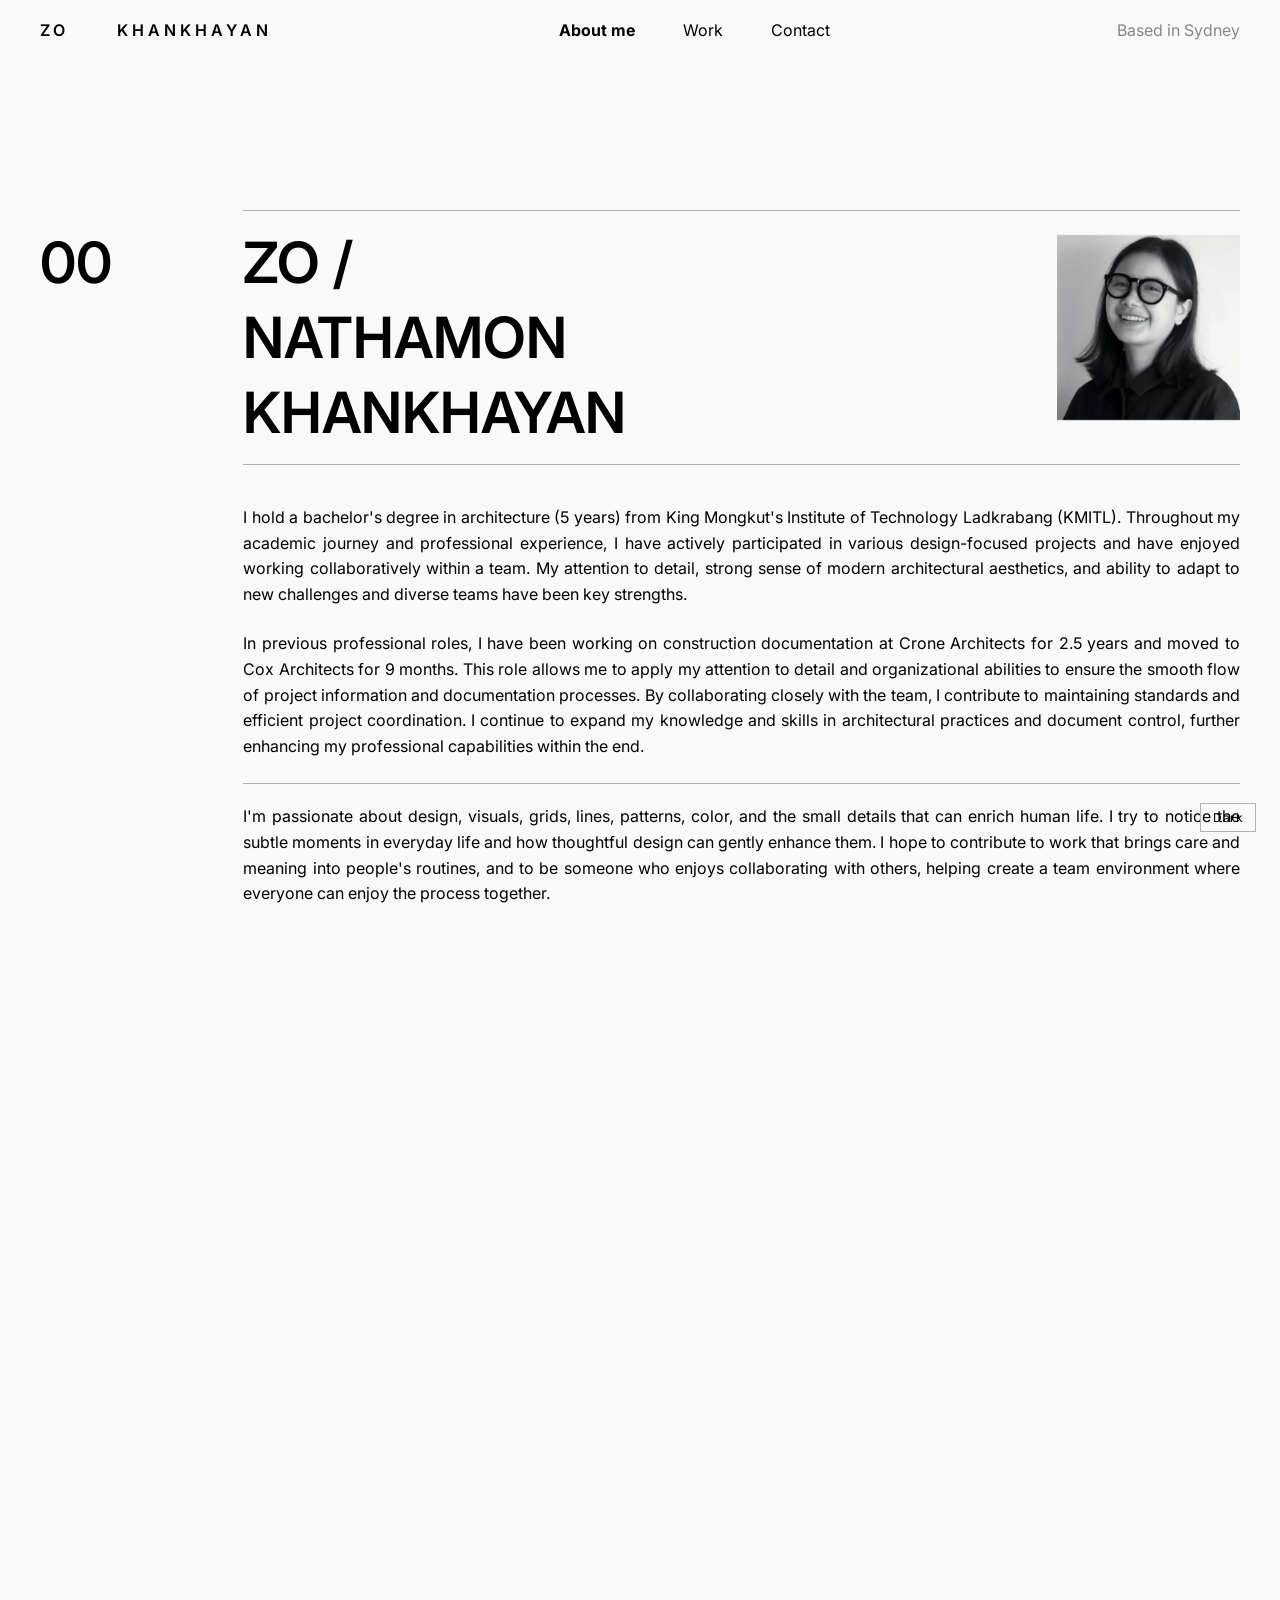
<file: index.html>
<!DOCTYPE html>
<html lang="en">
<head>
  <meta charset="UTF-8" />
  <meta name="viewport" content="width=device-width, initial-scale=1.0" />
  <title>Zo Khankhayan</title>
  <link href="https://fonts.googleapis.com/css2?family=Inter:wght@400;600&display=swap" rel="stylesheet" />
  <link rel="stylesheet" href="styles.css" />
</head>


<body>

 <!-- NAV -->
  <nav class="nav">
    <a href="index.html" class="nav__logo text-h2">ZO&nbsp;&nbsp;&nbsp;&nbsp;&nbsp;&nbsp;KHANKHAYAN</a>

    <ul class="nav__links">
      <li><a href="index.html" class="text-h2-active"><strong>About me</strong></a></li>
      <li><a href="work.html" class="text-h2-regular">Work</a></li>
      <li><a href="contact.html" class="text-h2-regular">Contact</a></li>
    </ul>

    <span class="nav__location text-h2-regular">Based in Sydney</span>

    <!-- hamburger — inside nav, same row as logo -->
    <img src="files/ICON/Icon-Hamburger.svg" class="hamburger" id="hamburger" aria-label="Menu" />

  </nav>

  <!-- fullscreen mobile menu — outside nav -->
  <div class="mobile-menu" id="mobile-menu">
    <a href="index.html">About me</a>
    <a href="work.html">Work</a>
    <a href="contact.html">Contact</a>
    <span class="menu-location">Based in Sydney</span>
  </div>

  <!-- ════ PAGE SHELL ════ -->
  <div class="page-shell">

    <!-- ════ 00 HERO ════ -->
    <div class="page-grid">
      <div class="rule-grid-top"></div>
      <div class="hero-num h1 reveal anim-fade">00</div>
      <div class="hero-name reveal anim-slide-up">ZO /<br />NATHAMON<br />KHANKHAYAN</div>
      <img class="hero-img reveal anim-scale" src="files/00-Zo profile.png"  alt="Zo Khankhayan" />
      <hr class="rule-grid reveal anim-rule" />
    </div>

    <!-- ════ BIO ════ -->
    <div class="page-grid">
      <div class="bio-wrap">
        <p class="body reveal anim-fade-up" >
          I hold a bachelor's degree in architecture (5 years) from King Mongkut's Institute of Technology
          Ladkrabang (KMITL). Throughout my academic journey and professional experience, I have actively
          participated in various design-focused projects and have enjoyed working collaboratively within a team.
          My attention to detail, strong sense of modern architectural aesthetics, and ability to adapt to new
          challenges and diverse teams have been key strengths.
        </p>
        <p class="body reveal anim-fade-up delay-1" >
          In previous professional roles, I have been working on construction documentation at Crone Architects
          for 2.5 years and moved to Cox Architects for 9 months. This role allows me to apply my attention to
          detail and organizational abilities to ensure the smooth flow of project information and documentation
          processes. By collaborating closely with the team, I contribute to maintaining standards and efficient
          project coordination. I continue to expand my knowledge and skills in architectural practices and
          document control, further enhancing my professional capabilities within the end.
        </p>
        <div class="rule-grid reveal anim-rule">
          <br>
          <p class="body reveal anim-fade-up delay-2" >
            I'm passionate about design, visuals, grids, lines, patterns, color, and the small details that can enrich
            human life. I try to notice the subtle moments in everyday life and how thoughtful design can gently enhance
            them. I hope to contribute to work that brings care and meaning into people's routines, and to be someone
            who enjoys collaborating with others, helping create a team environment where everyone can enjoy the process
            together.
          </p>
        </div>
      </div>
    </div>

    <!-- ════ 01 PERSONAL DETAILS ════ -->
    <div class="page-grid">    
      <div class="sec-num h1 reveal anim-fade">01</div>
      <div class="sec-title reveal anim-slide-up">PERSONAL DETAILS</div>

      <hr class="rule-grid reveal anim-rule" />
      <div class="det-label h2 reveal anim-left">LANGUAGE</div>
      <div class="det-val-a body reveal anim-fade-up delay-1">
        <strong>English</strong><br />Speaking: Intermediate<br />Writing: Advanced
      </div>
      <div class="det-val-b body reveal anim-fade-up delay-2">
        <strong>Thai</strong><br />Speaking: Native<br />Writing: Native
      </div>
      <div class="det-spacer"></div>

      <hr class="rule-grid reveal anim-rule" />
      <div class="det-label h2 reveal anim-left">AVAILABILITY</div>
      <div class="det-val-full body reveal anim-fade-up delay-1">Fulltime Mon–Fri, (Visa subclass 820)</div>
      <div class="det-spacer"></div>

      <hr class="rule-grid reveal anim-rule" />
      <div class="det-label h2 reveal anim-left">EDUCATION</div>
      <div class="det-val-full body det-section-end reveal anim-fade-up delay-1">
        King Mongkut's Institute of Technology Ladkrabang (2021)<br />
        Bachelor of Architecture<br />
        Graduated with Second Honor
      </div>
    </div>

    <!-- ════ 02 WORK EXPERIENCE ════ -->
    <div class="page-grid">
      <div class="sec-num h1 reveal anim-fade">02</div>
      <div class="sec-title reveal anim-slide-up">WORK EXPERIENCE</div>
    </div>

    <!-- Easy Rice -->
    <div class="page-grid">
      <hr class="rule-grid reveal anim-rule" />
      <div class="entry-date reveal anim-left">
        <div class="h2">2020–2021</div>
        <div class="h4">/ 1 Year</div>
      </div>
      <div class="entry-tag reveal anim-fade delay-1">Project<br />/ Presentation<br />/ Graphic</div>
      <div class="entry-content reveal anim-right">
        <div class="h2">EASY RICE DIGITAL TECHNOLOGY – THAILAND (PART-TIME)</div>
        <p class="body">Involved in graphic design for Easy Rice, a startup focused on developing machine technology to
          assess rice quality in Thailand. Responsibilities included creating presentations, logos, and other visual
          materials to support the company's initiatives in the agriculture sector.</p>
        <div class="h3 skills">Skills: Teaching · Graphic Design · Adobe Creative Suite</div>
      </div>
    </div>

    <!-- NAAD Kyoto -->
    <div class="page-grid">
      <hr class="rule-grid reveal anim-rule" />
      <div class="entry-date reveal anim-left">
        <div class="h2">2020</div>
        <div class="h4">/ 3 Months</div>
      </div>
      <div class="entry-tag reveal anim-fade delay-1">Project<br />/ Yoga house<br />/ Portugal</div>
      <div class="entry-content reveal anim-right">
        <div class="h2">NAAD – KYOTO JAPAN (INTERN)</div>
        <p class="body">A culturally inspired yoga house was designed for a competition project, integrating innovative
          elements while prioritizing functionality and aesthetics. The resulting architectural solution met the project
          objectives and showcased the firm's creative approach.</p>
        <div class="h3 skills">Skills: Urbanism · Adobe Creative Suite · SketchUp · Rhino · AutoCAD</div>
      </div>
    </div>

    <!-- Crone Sekisui -->
    <div class="page-grid">
      <hr class="rule-grid reveal anim-rule" />
      <div class="entry-date reveal anim-left">
        <div class="h2">2022</div>
        <div class="h4">/ 3 Months</div>
      </div>
      <div class="entry-tag reveal anim-fade delay-1">Project<br />/ Sekisui house<br />/ The Orchards Norwest</div>
      <div class="entry-content reveal anim-right">
        <div class="h2">CRONE ARCHITECTS – SYDNEY, NSW (INTERN, FULL TIME)</div>
        <p class="body">Collaborated with the team to prepare documentation for a large-scale residential project at The
          Orchards Norwest for the Development Application (DA). Necessary documents were gathered and organised in
          coordination with the mentor and team members, ensuring compliance with regulatory requirements. A
          comprehensive and well-prepared application was submitted for Sekisui.</p>
        <p class="body" style="margin-top:8px;"><strong>Experience</strong></p>
        <p class="body">Interior package: Working on interior package and marketing</p>
        <div class="h3 skills">Skills: Residential · Adobe Creative Suite · Revit</div>
      </div>
    </div>

    <!-- Crone One Circular Quay -->
    <div class="page-grid">
      <hr class="rule-grid reveal anim-rule" />
      <div class="entry-date reveal anim-left">
        <div class="h2">2023–2025</div>
        <div class="h4">/ 2.2 Years</div>
      </div>
      <div class="entry-tag reveal anim-fade delay-1">Project<br />/ One Circular Quay<br />/ Circular Quay, Sydney</div>
      <div class="entry-content reveal anim-right">
        <div class="h2">CRONE ARCHITECTS – SYDNEY, NSW (DESIGNER, FULL TIME)</div>
        <p class="body">Experienced in managing documentation, coordinating with teams, and producing detailed
          architectural drawings under the guidance of a lead architect across stages from design development to
          detailed design and construction documentation.</p>
        <p class="body" style="margin-top:8px;"><strong>Experience</strong></p>
        <p class="body" style="margin-top:8px;">Pre-construction to construction stage</p>
        <ul class="body-list">
          <li>Document Controller: Established and managed the documentation delivery system for a high-profile residential project, ensuring timely and accurate delivery to clients.</li>
          <li>Ceiling Details: Developed detailed ceiling plans and specifications from DD to DC stages, ensuring compliance with design and safety standards.</li>
          <li>Waterproofing Plans and Details: Created comprehensive waterproofing plans and details at the DD stage, maintaining the integrity and durability of building structures.</li>
          <li>Back of House Areas: Designed and coordinated back-of-house areas from DD to DC stages, focusing on functionality and operational efficiency.</li>
          <li>Floor Finish Plans: Developed detailed floor finish plans for the penthouse level during the DD stage, enhancing both aesthetic and functional aspects of the project.</li>
          <li>Calculations: Managed and calculated Gross Floor Area (GFA) and Net Sellable Area (NSA) from DA to DC stages, ensuring accuracy and regulatory compliance.</li>
          <li>Site Visits: Conducted site visits at Circular Quay to verify that waterproofing and ceiling installations were completed in alignment with documentation.</li>
        </ul>
        <div class="h3 skills">Skills: Residential · BCA · Revit · Aconex</div>
      </div>
    </div>

    <!-- Cox Architects -->
    <div class="page-grid">
      <hr class="rule-grid reveal anim-rule" />
      <div class="entry-date reveal anim-left">
        <div class="h2">2025</div>
        <div class="h4">/ 9 Months</div>
      </div>
      <div class="entry-tag reveal anim-fade delay-1">Project<br />/ Precinct 75<br />/ ST Peters, Sydney</div>
      <div class="entry-content reveal anim-right">
        <div class="h2">COX ARCHITECTS – SYDNEY, NSW (DESIGNER, FULL TIME)</div>
        <p class="body">As P75 is a large-scale project divided between Construction and HDA teams, I worked across both
          stages. I supported the team lead in delivering construction documentation to ensure compliance with
          regulatory standards and also prepared HDA stage documentation tailored to specific client requirements.</p>
        <p class="body" style="margin-top:8px;"><strong>Experience</strong></p>
        <p class="body" style="margin-top:8px;">Construction Stage / AFC</p>
        <ul class="body-list">
          <li>Door Schedule: Continued development of the door schedule, ensuring all doors were accurately captured and documented.</li>
          <li>Reflected Ceiling Plan (RCP): Assisted under the team lead to ensure ceilings were correctly specified and drawn, coordinated with mechanical, fire, and electrical team requirements.</li>
        </ul>
        <p class="body" style="margin-top:8px;">Pre-Construction Stage / Draft IFT</p>
        <ul class="body-list">
          <li>Door Schedule: Established doors and corresponding schedules to meet client, interior and mechanical requirements at Draft IFC documentation.</li>
          <li>Partition Plan: Set up partition plans and components to meet client, interior and mechanical requirements at Draft IFC documentation.</li>
          <li>Reflected Ceiling Plan (RCP): Prepared RCPs to meet client, interior and mechanical requirements at the Draft IFC stage.</li>
        </ul>
        <p class="body" style="margin-top:8px;">HDA Stage</p>
        <ul class="body-list">
          <li>Prepared documentation for building 6, 7 & 8 to meet client and interior requirements at HDA stage.</li>
        </ul>
        <div class="h3 skills">Skills: Residential · Adobe Creative Suite · Revit</div>
      </div>
    </div>

    <!-- ════ 03 VOLUNTEERING ════ -->
    <div class="page-grid">
      <div class="sec-num h1 reveal anim-fade">03</div>
      <div class="sec-title reveal anim-slide-up">VOLUNTEERING</div>
    </div>

    <div class="page-grid">
      <hr class="rule-grid reveal anim-rule" />
      <div class="entry-date reveal anim-left"><div class="h2">2016</div></div>
      <div class="entry-tag reveal anim-fade delay-1">Project<br />/ Construction</div>
      <div class="entry-content reveal anim-right">
        <div class="h2">CONSTRUCTION</div>
        <p class="body">In 2016, when all the houses in Mea Jana village were ravaged by a devastating fire, I applied
          to join a volunteer group tasked with the responsibility of repairing the fire-damaged houses. This experience
          served as my initial introduction to the world of architecture design and left an indelible impression on me.</p>
      </div>
    </div>

    <div class="page-grid">
      <hr class="rule-grid reveal anim-rule" />
      <div class="entry-date reveal anim-left"><div class="h2">2019</div></div>
      <div class="entry-tag reveal anim-fade delay-1">Project<br />/ Hiking with Disabled Friends</div>
      <div class="entry-content reveal anim-right">
        <div class="h2">SCHEMATIC UNIVERSAL DESIGN FOR DISABLED PEOPLE</div>
        <p class="body">To facilitate an inclusive and accessible experience for disabled individuals in the 'Hiking
          with Disabled Friends' project at Khao Daeng, Prachuap Khiri Khan, I developed a comprehensive schematic
          universal design tool. This tool promotes equal participation, ensuring that individuals with disabilities can
          navigate comfortably and safely.</p>
      </div>
    </div>

    <!-- ════ 04 AWARDS ════ -->
    <div class="page-grid">
      <div class="sec-num h1 reveal anim-fade">04</div>
      <div class="sec-title reveal anim-slide-up">AWARDS</div>
    </div>

    <div class="page-grid">
      <hr class="rule-grid reveal anim-rule" />
      <div class="entry-date reveal anim-left"><div class="h2">2021</div></div>
      <div class="entry-tag reveal anim-fade delay-1">Project<br />/ Urban refugee<br />housing</div>
      <div class="entry-content reveal anim-right">
        <div class="h2">THESIS OF THE YEAR AWARD (TOY ARCH) THAILAND.</div>
        <p class="body">Honorable Mention in Thesis of the Year Award 2021, issued by ASA (The Association of Siamese
          Architects Under Royal Patronage) and CDAST (Council of Deans of Architecture Schools of Thailand), September 2021.</p>
      </div>
    </div>

    <!-- ════ 05 SKILL ════ -->
    <div class="page-grid">
      <div class="sec-num h1 reveal anim-fade">05</div>
      <div class="sec-title reveal anim-slide-up">SKILL</div>
    </div>

    <!-- 3D & Rendering -->
    <div class="page-grid">
      <hr class="rule-grid reveal anim-rule" />
      <div class="skill-label reveal anim-left">3D & RENDERING</div>
      <div class="skill-grid">
        <div class="skill-item reveal anim-fade-up">
          <div class="badge">SKP</div>
          <div class="skill-item-text"><div class="h2">SKETCHUP</div><div class="h4">6 years<br />in professional practice</div></div>
        </div>
        <div class="skill-item reveal anim-fade-up delay-1">
          <div class="badge">RVT</div>
          <div class="skill-item-text"><div class="h2">REVIT</div><div class="h4">3 years<br />in professional practice</div></div>
        </div>
        <div class="skill-item reveal anim-fade-up delay-2">
          <div class="badge">CAD</div>
          <div class="skill-item-text"><div class="h2">AUTOCAD</div><div class="h4">3 years<br />in professional practice</div></div>
        </div>
        <div class="skill-item reveal anim-fade-up delay-3">
          <div class="badge">LM</div>
          <div class="skill-item-text"><div class="h2">LUMION</div><div class="h4">4 years<br />in professional practice</div></div>
        </div>
        <div class="skill-item reveal anim-fade-up delay-4">
          <div class="badge">ESC</div>
          <div class="skill-item-text"><div class="h2">ENSCAPE</div><div class="h4">3 years<br />in professional practice</div></div>
        </div>
        <div class="skill-item reveal anim-fade-up delay-5">
          <div class="badge">D5</div>
          <div class="skill-item-text"><div class="h2">D5</div><div class="h4">2 years<br />in professional practice</div></div>
        </div>
      </div>
    </div>

    <!-- Graphic -->
    <div class="page-grid">
      <hr class="rule-grid reveal anim-rule" />
      <div class="skill-label reveal anim-left">GRAPHIC</div>
      <div class="skill-grid">
        <div class="skill-item reveal anim-fade-up">
          <div class="badge">PSD</div>
          <div class="skill-item-text"><div class="h2">PHOTOSHOP</div><div class="h4">6 years<br />in professional practice</div></div>
        </div>
        <div class="skill-item reveal anim-fade-up delay-1">
          <div class="badge">AI</div>
          <div class="skill-item-text"><div class="h2">ILLUSTRATION</div><div class="h4">6 years<br />in professional practice</div></div>
        </div>
        <div class="skill-item reveal anim-fade-up delay-2">
          <div class="badge">FIGMA</div>
          <div class="skill-item-text"><div class="h2">FIGMA</div><div class="h4">4 months<br />of practice</div></div>
        </div>
      </div>
    </div>

    <!-- Document -->
    <div class="page-grid">
      <hr class="rule-grid reveal anim-rule" />
      <div class="skill-label reveal anim-left">DOCUMENT</div>
      <div class="skill-grid">
        <div class="skill-item reveal anim-fade-up">
          <div class="badge">MS</div>
          <div class="skill-item-text"><div class="h2">MICROSOFT</div><div class="h4">6 years<br />in professional practice</div></div>
        </div>
        <div class="skill-item reveal anim-fade-up delay-1">
          <div class="badge">DOC</div>
          <div class="skill-item-text"><div class="h2">ACONEX</div><div class="h4">3 years<br />in professional practice</div></div>
        </div>
        <div class="skill-item reveal anim-fade-up delay-2">
          <div class="badge">BIM</div>
          <div class="skill-item-text"><div class="h2">BIM LINK</div><div class="h4">1 year<br />in professional practice</div></div>
        </div>
      </div>
    </div>

    <!-- Coding -->
    <div class="page-grid">
      <hr class="rule-grid reveal anim-rule" />
      <div class="skill-label reveal anim-left">CODING</div>
      <div class="skill-grid">
        <div class="skill-item reveal anim-fade-up">
          <div class="badge">CSS</div>
          <div class="skill-item-text"><div class="h2">CSS</div><div class="h4">1 month<br />of practice</div></div>
        </div>
        <div class="skill-item reveal anim-fade-up delay-1">
          <div class="badge">HTML</div>
          <div class="skill-item-text"><div class="h2">HTML</div><div class="h4">1 month<br />of practice</div></div>
        </div>
        <div class="skill-item reveal anim-fade-up delay-2">
          <div class="badge">AI</div>
          <div class="skill-item-text"><div class="h2">CLAUDE &amp; ETC</div><div class="h4">1 year<br />in professional practice</div></div>
        </div>
      </div>
    </div>

    <div class="rule-grid-bottom"></div>

  </div><!-- end .page-shell -->

  <!-- FOOTER -->
   <footer class="reveal anim-fade-up">
    <div class="footer-contact">

      <div class="footer-contact-row"><a href="https://www.behance.net/Zo_Khankhayan" target="_blank">Behance</a>
      </div>
      <div class="footer-contact-row"><a href="https://www.linkedin.com/in/zo-khankhayan-32413b2a5"
          target="_blank">LinkedIn</a></div>
      <div class="footer-contact-row"><span>Zo.nathamon.K@gmail.com</span></div>
    </div>
    <div class="footer-dl">
      <a target="_blank" href="./files/260407_RESUME_ZO KHANKHAYAN_A4.pdf">Download Resume</a>
      <a target="_blank" href="./files/260407_PORTFOLIO_ZO KHANKHAYAN_A3.pdf">Download Portfolio</a>
    </div>
    <div class="footer-copy">Zo K. Designed &amp; built by me</div>
  </footer>


 
  <!-- ════ THEME TOGGLE ════ -->
  <button id="theme-toggle">Dark</button>

  <!-- ════ CUSTOM CURSOR ════ -->
  <div id="cursor"></div>

  <script>
    /* Scroll reveal */
    const observer = new IntersectionObserver((entries) => {
      entries.forEach(entry => {
        if (entry.isIntersecting) {
          entry.target.classList.add('is-visible');
        } else {
          entry.target.classList.remove('is-visible');
        }
      });
    }, { threshold: 0.12 });
    document.querySelectorAll('.reveal').forEach(el => observer.observe(el));

    /* Dark mode */
    const toggle = document.getElementById('theme-toggle');
    if (localStorage.getItem('theme') === 'dark') {
      document.body.classList.add('dark');
      toggle.textContent = 'Light';
    }
    toggle.addEventListener('click', () => {
      const isDark = document.body.classList.toggle('dark');
      toggle.textContent = isDark ? 'Light' : 'Dark';
      localStorage.setItem('theme', isDark ? 'dark' : 'light');
    });

    /* Custom cursor */
    const cursor = document.getElementById('cursor');
    let mx = -100, my = -100, cx = -100, cy = -100;
    document.addEventListener('mousemove', e => { mx = e.clientX; my = e.clientY; });
    document.addEventListener('mousedown', () => cursor.classList.add('clicking'));
    document.addEventListener('mouseup',   () => cursor.classList.remove('clicking'));
    function lerp(a, b, t) { return a + (b - a) * t; }
    function animateCursor() {
      cx = lerp(cx, mx, 0.18);
      cy = lerp(cy, my, 0.18);
      cursor.style.left = cx + 'px';
      cursor.style.top  = cy + 'px';
      requestAnimationFrame(animateCursor);
    }
    animateCursor();
  </script>

<script>
  const hamburger  = document.getElementById('hamburger');
  const mobileMenu = document.getElementById('mobile-menu');

  hamburger.addEventListener('click', () => {
    hamburger.classList.toggle('open');
    mobileMenu.classList.toggle('open');
  });

  mobileMenu.querySelectorAll('a').forEach(link => {
    link.addEventListener('click', () => {
      hamburger.classList.remove('open');
      mobileMenu.classList.remove('open');
    });
  });
</script>

</body>
</html>
</file>
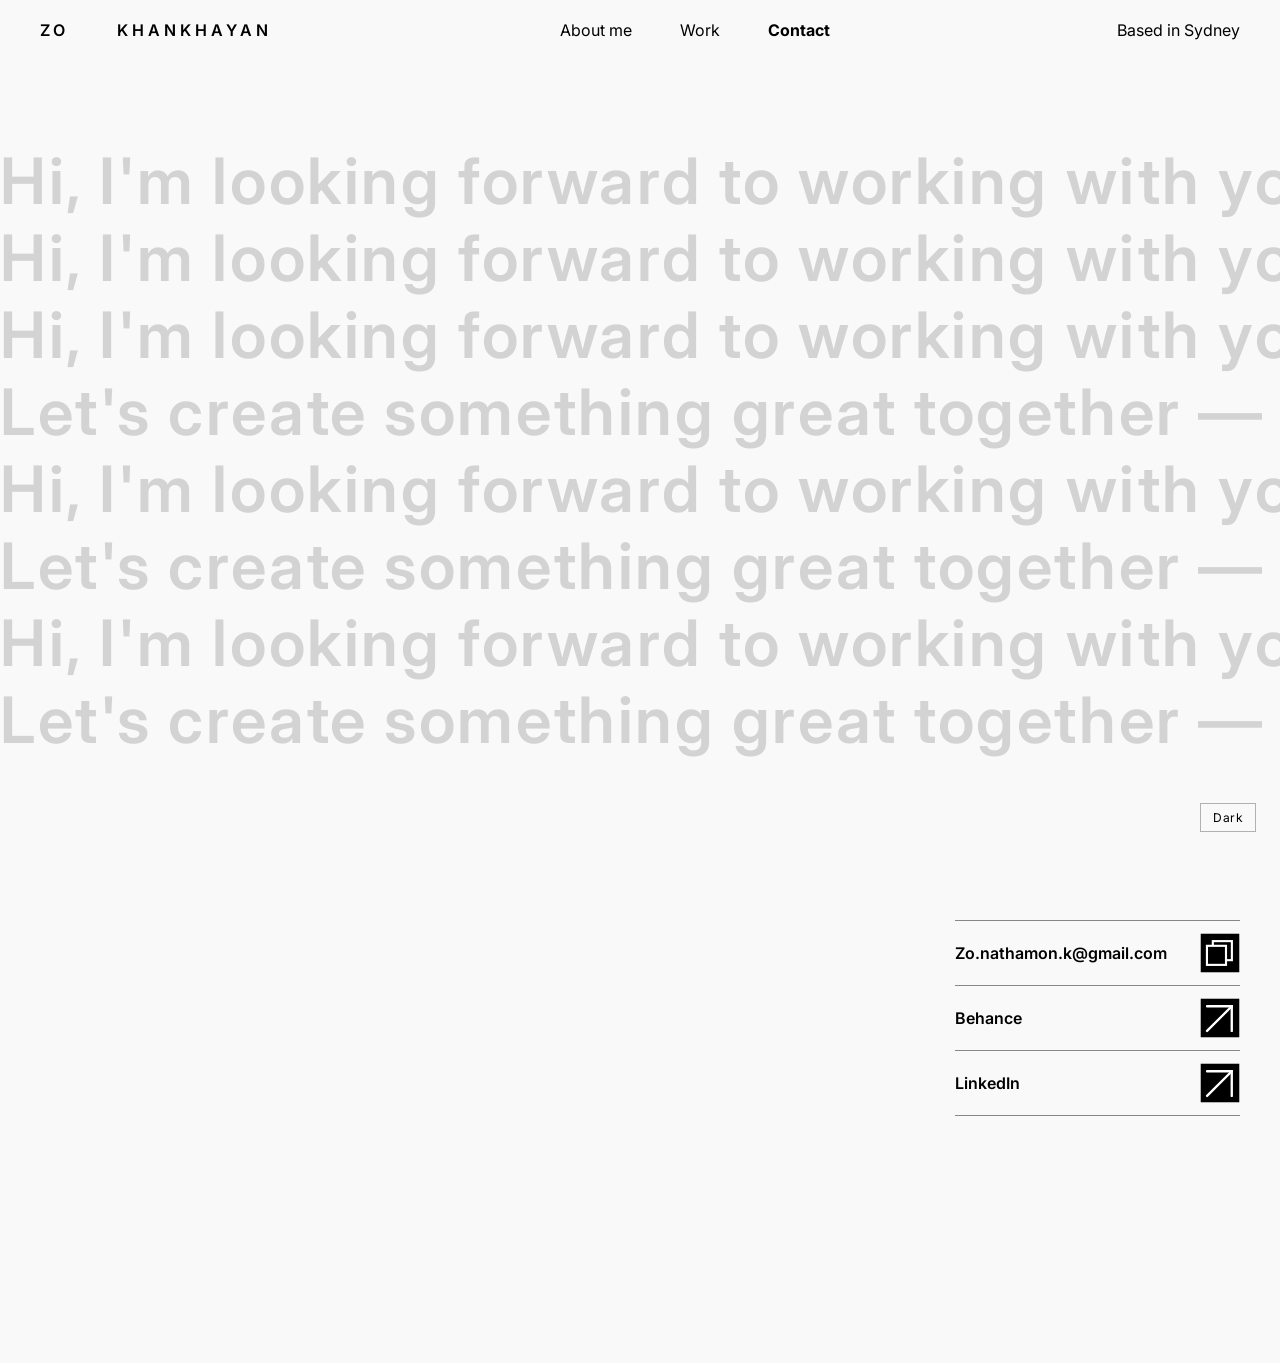
<file: contact.html>
<!DOCTYPE html>
<html lang="en">

<head>
  <meta charset="UTF-8" />
  <meta name="viewport" content="width=device-width, initial-scale=1.0" />
  <title>Contact — Zo Khankhayan</title>
  <link href="https://fonts.googleapis.com/css2?family=Inter:wght@400;600&display=swap" rel="stylesheet" />
  <link rel="stylesheet" href="styles.css" />
  <style>
    /* ── Marquee zone — full width, vertically centered ── */
    .text-h2 {
      font-size: var(--h2-size);
      font-weight: 600;
      color: var(--gray-900);
    }

    .text-h2-regular {
      font-size: var(--h2-size);
      font-weight: 400;
      color: var(--gray-900);
    }

    .text-h4 {
      font-size: var(--h4-size);
      font-weight: 400;
      color: var(--gray-500);
    }

    .nav__links a:hover  { opacity: 0.6; }
.nav__links a.active { font-weight: 600; }

    .marquee-zone {
      width: 100%;
      display: flex;
      flex-direction: column;
      justify-content: center;
      gap: 0;
      padding: 20px 0;
      min-height: calc(100vh - 120px);
      overflow: hidden;
    }

    .marquee-track {
      display: flex;
      white-space: nowrap;
      animation: marquee-left 18s linear infinite;
    }

    .marquee-track.reverse {
      animation: marquee-right 18s linear infinite;
    }

    .marquee-track span {
      font-family: var(--font-family);
      font-size: clamp(32px, 5vw, 72px);
      font-weight: 600;
      color: var(--blue-900);
      opacity: 0.15;
      padding-right: 80px;
      transition: color 0.3s ease, opacity 0.3s ease;
      letter-spacing: 0.04em;
    }

    .marquee-zone:hover .marquee-track {
      animation-play-state: paused;
    }

    .marquee-zone:hover .marquee-track span {
      opacity: 0.6;
    }

    @keyframes marquee-left {
      from {
        transform: translateX(0);
      }

      to {
        transform: translateX(-50%);
      }
    }

    @keyframes marquee-right {
      from {
        transform: translateX(-50%);
      }

      to {
        transform: translateX(0);
      }
    }

    /* ── Contact details — below marquee ── */
    .contact-section {
      padding: 80px var(--margin) 120px;
      display: grid;
      grid-template-columns: repeat(12, 1fr);
      column-gap: var(--gutter);
    }

    .contact-details {
      grid-column: 10 / 13;
      display: flex;
      flex-direction: column;
      gap: 0;
      border-bottom: 1px solid var(--gray-500);
    }

    .contact-item {
      display: flex;
      align-items: center;
      justify-content: space-between;
      width: 100%;
      border-top: 1px solid var(--gray-500);
      padding: 12px 0;
    }

    .contact-item a,
    .contact-item span {
      font-family: var(--font-family);
      font-size: 16px;
      font-weight: 600;
      color: var(--blue-900);
      text-decoration: none;
      transition: opacity 0.2s ease, color 0.3s ease;
    }

    .contact-item a:hover {
      opacity: 0.6;
    }

    .contact-icon-box {
      width: 40px;
      height: 40px;
      background: var(--blue-900);
      border: 0.5px solid var(--blue-000);
      display: flex;
      align-items: center;
      justify-content: center;
      flex-shrink: 0;
      text-decoration: none;
      transition: background 0.3s ease, opacity 0.2s ease;
    }

    .contact-icon-box:hover {
      opacity: 0.7;
    }

    .contact-icon-box .inner {
      width: 18px;
      height: 18px;
      border: 1.8px solid var(--blue-000);
      display: block;
    }

    /* ── Responsive ── */
    @media (max-width: 1200px) {
      .contact-details {
        grid-column: 1 / -1;
      }
    }

    @media (max-width: 480px) {
      .marquee-track span {
        font-size: 24px;
      }

      .contact-section {
        padding: 48px var(--margin) 80px;
      }
    }
  </style>
</head>

<body>

  <!-- NAV -->
  <!-- NAV -->
  <nav class="nav">
    <a href="index.html" class="nav__logo text-h2">ZO&nbsp;&nbsp;&nbsp;&nbsp;&nbsp;&nbsp;KHANKHAYAN</a>

    <ul class="nav__links">
      <li><a href="index.html" class="text-h2-active">About me</a></li>
      <li><a href="work.html" class="text-h2-regular">Work</a></li>
      <li><a href="contact.html" class="text-h2-regular"><strong>Contact</strong></a></li>
    </ul>

    <span class="nav__location text-h2-regular">Based in Sydney</span>

    <!-- hamburger — inside nav, same row as logo -->
    <img src="files/ICON/Icon-Hamburger.svg" class="hamburger" id="hamburger" aria-label="Menu" />

  </nav>

  <!-- fullscreen mobile menu — outside nav -->
  <div class="mobile-menu" id="mobile-menu">
    <a href="index.html">About me</a>
    <a href="work.html">Work</a>
    <a href="contact.html">Contact</a>
    <span class="menu-location">Based in Sydney</span>
  </div>


  <!-- ════ MARQUEE — full width, center screen ════ -->
  <div class="marquee-zone">

    <div class="marquee-track">
      <span>Hi, I'm looking forward to working with you —</span>
      <span>Hi, I'm looking forward to working with you —</span>
      <span>Hi, I'm looking forward to working with you —</span>
      <span>Hi, I'm looking forward to working with you —</span>
    </div>

    <div class="marquee-track reverse">
      <span>Hi, I'm looking forward to working with you —</span>
      <span>Hi, I'm looking forward to working with you —</span>
      <span>Hi, I'm looking forward to working with you —</span>
      <span>Hi, I'm looking forward to working with you —</span>
    </div>

    <div class="marquee-track">
      <span>Hi, I'm looking forward to working with you —</span>
      <span>Hi, I'm looking forward to working with you —</span>
      <span>Hi, I'm looking forward to working with you —</span>
      <span>Hi, I'm looking forward to working with you —</span>
    </div>

    <div class="marquee-track reverse">
      <span>Let's create something great together —</span>
      <span>Let's create something great together —</span>
      <span>Let's create something great together —</span>
      <span>Let's create something great together —</span>
    </div>

    <div class="marquee-track">
      <span>Hi, I'm looking forward to working with you —</span>
      <span>Hi, I'm looking forward to working with you —</span>
      <span>Hi, I'm looking forward to working with you —</span>
      <span>Hi, I'm looking forward to working with you —</span>
    </div>

    <div class="marquee-track reverse">
      <span>Let's create something great together —</span>
      <span>Let's create something great together —</span>
      <span>Let's create something great together —</span>
      <span>Let's create something great together —</span>
    </div>

    <div class="marquee-track">
      <span>Hi, I'm looking forward to working with you —</span>
      <span>Hi, I'm looking forward to working with you —</span>
      <span>Hi, I'm looking forward to working with you —</span>
      <span>Hi, I'm looking forward to working with you —</span>
    </div>

    <div class="marquee-track reverse">
      <span>Let's create something great together —</span>
      <span>Let's create something great together —</span>
      <span>Let's create something great together —</span>
      <span>Let's create something great together —</span>
    </div>

  </div>

  <!-- ════ CONTACT DETAILS — below ════ -->
  <div class="contact-section">
    <div class="contact-details">


      <div class="contact-item">
        <span class="h2 email-label">Zo.nathamon.k@gmail.com</span>
        <button onclick="copyEmail()" class="contact-icon-box" id="copy-btn">
          <img src="files/ICON/Icon-copy.svg" width="40" height="40" alt="copy" />
        </button>
      </div>

      <div class="contact-item">
        <span class="h2">Behance</span>
        <a href="https://www.behance.net/Zo_Khankhayan" target="_blank" class="contact-icon-box">
          <img src="files/ICON/Icon-go.svg" width="40" height="40" alt="go" />
        </a>
      </div>

      <div class="contact-item">
        <a href="https://www.linkedin.com/in/zo-khankhayan-32413b2a5" target="_blank" class="h2">LinkedIn</a>
        <a href="https://www.linkedin.com/in/zo-khankhayan-32413b2a5" target="_blank" class="contact-icon-box">
          <img src="files/ICON/Icon-go.svg" width="40" height="40" alt="go" />
        </a>
      </div>

    </div>
  </div>

 <!-- FOOTER -->
    <footer class="reveal anim-fade-up">
    <div class="footer-contact">

      <div class="footer-contact-row"><a href="https://www.behance.net/Zo_Khankhayan" target="_blank">Behance</a>
      </div>
      <div class="footer-contact-row"><a href="https://www.linkedin.com/in/zo-khankhayan-32413b2a5"
          target="_blank">LinkedIn</a></div>
      <div class="footer-contact-row"><span>Zo.nathamon.K@gmail.com</span></div>
    </div>
    <div class="footer-dl">
      <a target="_blank" href="./files/260407_RESUME_ZO KHANKHAYAN_A4.pdf">Download Resume</a>
      <a target="_blank" href="./files/260407_PORTFOLIO_ZO KHANKHAYAN_A3.pdf">Download Portfolio</a>
    </div>
    <div class="footer-copy">Zo K. Designed &amp; built by me</div>
  </footer>



  <!-- ════ THEME TOGGLE ════ -->
  <button id="theme-toggle">Dark</button>

  <!-- ════ CUSTOM CURSOR ════ -->
  <div id="cursor"></div>

  <script>
    const observer = new IntersectionObserver((entries) => {
      entries.forEach(entry => {
        if (entry.isIntersecting) entry.target.classList.add('is-visible');
        else entry.target.classList.remove('is-visible');
      });
    }, { threshold: 0.12 });
    document.querySelectorAll('.reveal').forEach(el => observer.observe(el));

    const toggle = document.getElementById('theme-toggle');
    if (localStorage.getItem('theme') === 'dark') {
      document.body.classList.add('dark');
      toggle.textContent = 'Light';
    }
    toggle.addEventListener('click', () => {
      const isDark = document.body.classList.toggle('dark');
      toggle.textContent = isDark ? 'Light' : 'Dark';
      localStorage.setItem('theme', isDark ? 'dark' : 'light');
    });

    const cursor = document.getElementById('cursor');
    let mx = -100, my = -100, cx = -100, cy = -100;
    document.addEventListener('mousemove', e => { mx = e.clientX; my = e.clientY; });
    document.addEventListener('mousedown', () => cursor.classList.add('clicking'));
    document.addEventListener('mouseup', () => cursor.classList.remove('clicking'));
    function lerp(a, b, t) { return a + (b - a) * t; }
    function animateCursor() {
      cx = lerp(cx, mx, 0.18);
      cy = lerp(cy, my, 0.18);
      cursor.style.left = cx + 'px';
      cursor.style.top = cy + 'px';
      requestAnimationFrame(animateCursor);
    }
    animateCursor();

    function copyEmail() {
      navigator.clipboard.writeText('Zo.nathamon.k@gmail.com');
      const label = document.querySelector('.email-label');
      label.textContent = 'Copied!';
      setTimeout(() => label.textContent = 'Zo.nathamon.k@gmail.com', 2000);
    }
  </script>


  <script>
    const hamburger = document.getElementById('hamburger');
    const mobileMenu = document.getElementById('mobile-menu');

    hamburger.addEventListener('click', () => {
      hamburger.classList.toggle('open');
      mobileMenu.classList.toggle('open');
    });

    mobileMenu.querySelectorAll('a').forEach(link => {
      link.addEventListener('click', () => {
        hamburger.classList.remove('open');
        mobileMenu.classList.remove('open');
      });
    });
  </script>

</body>

</html>
</file>
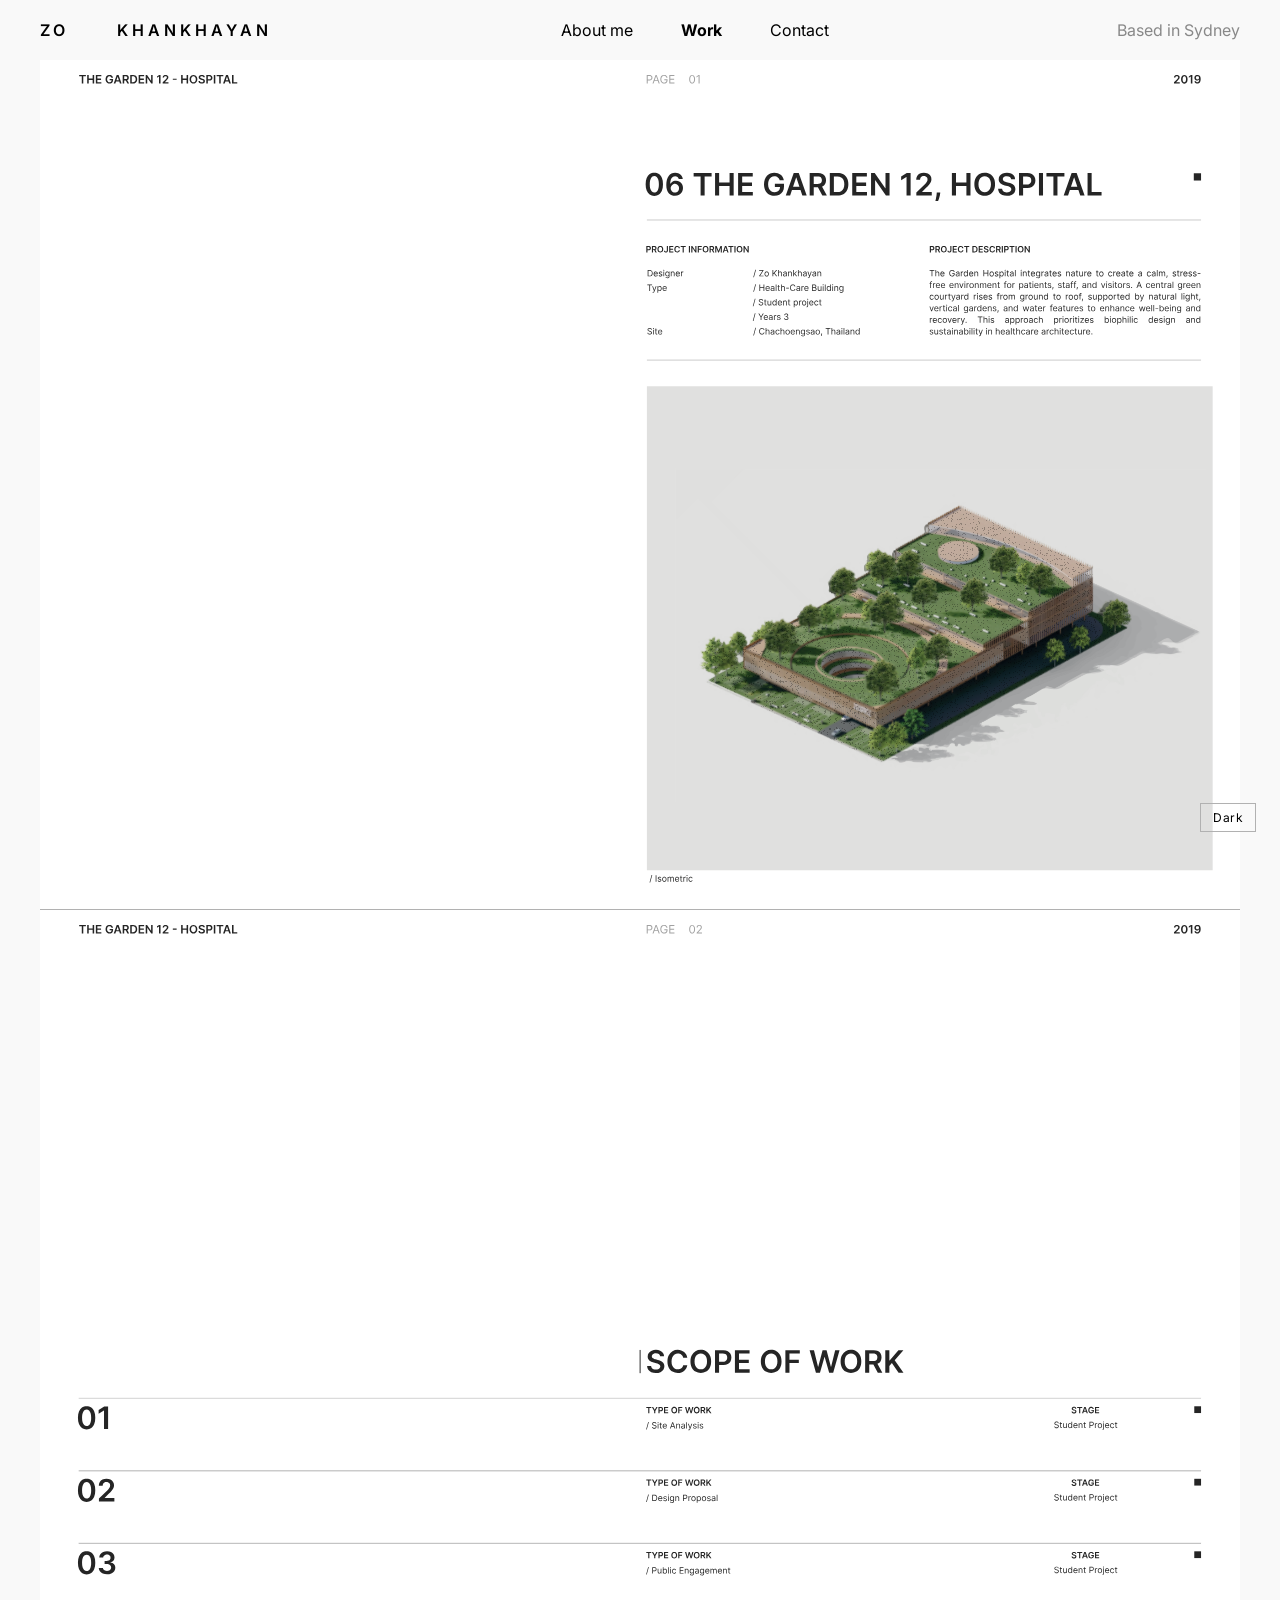
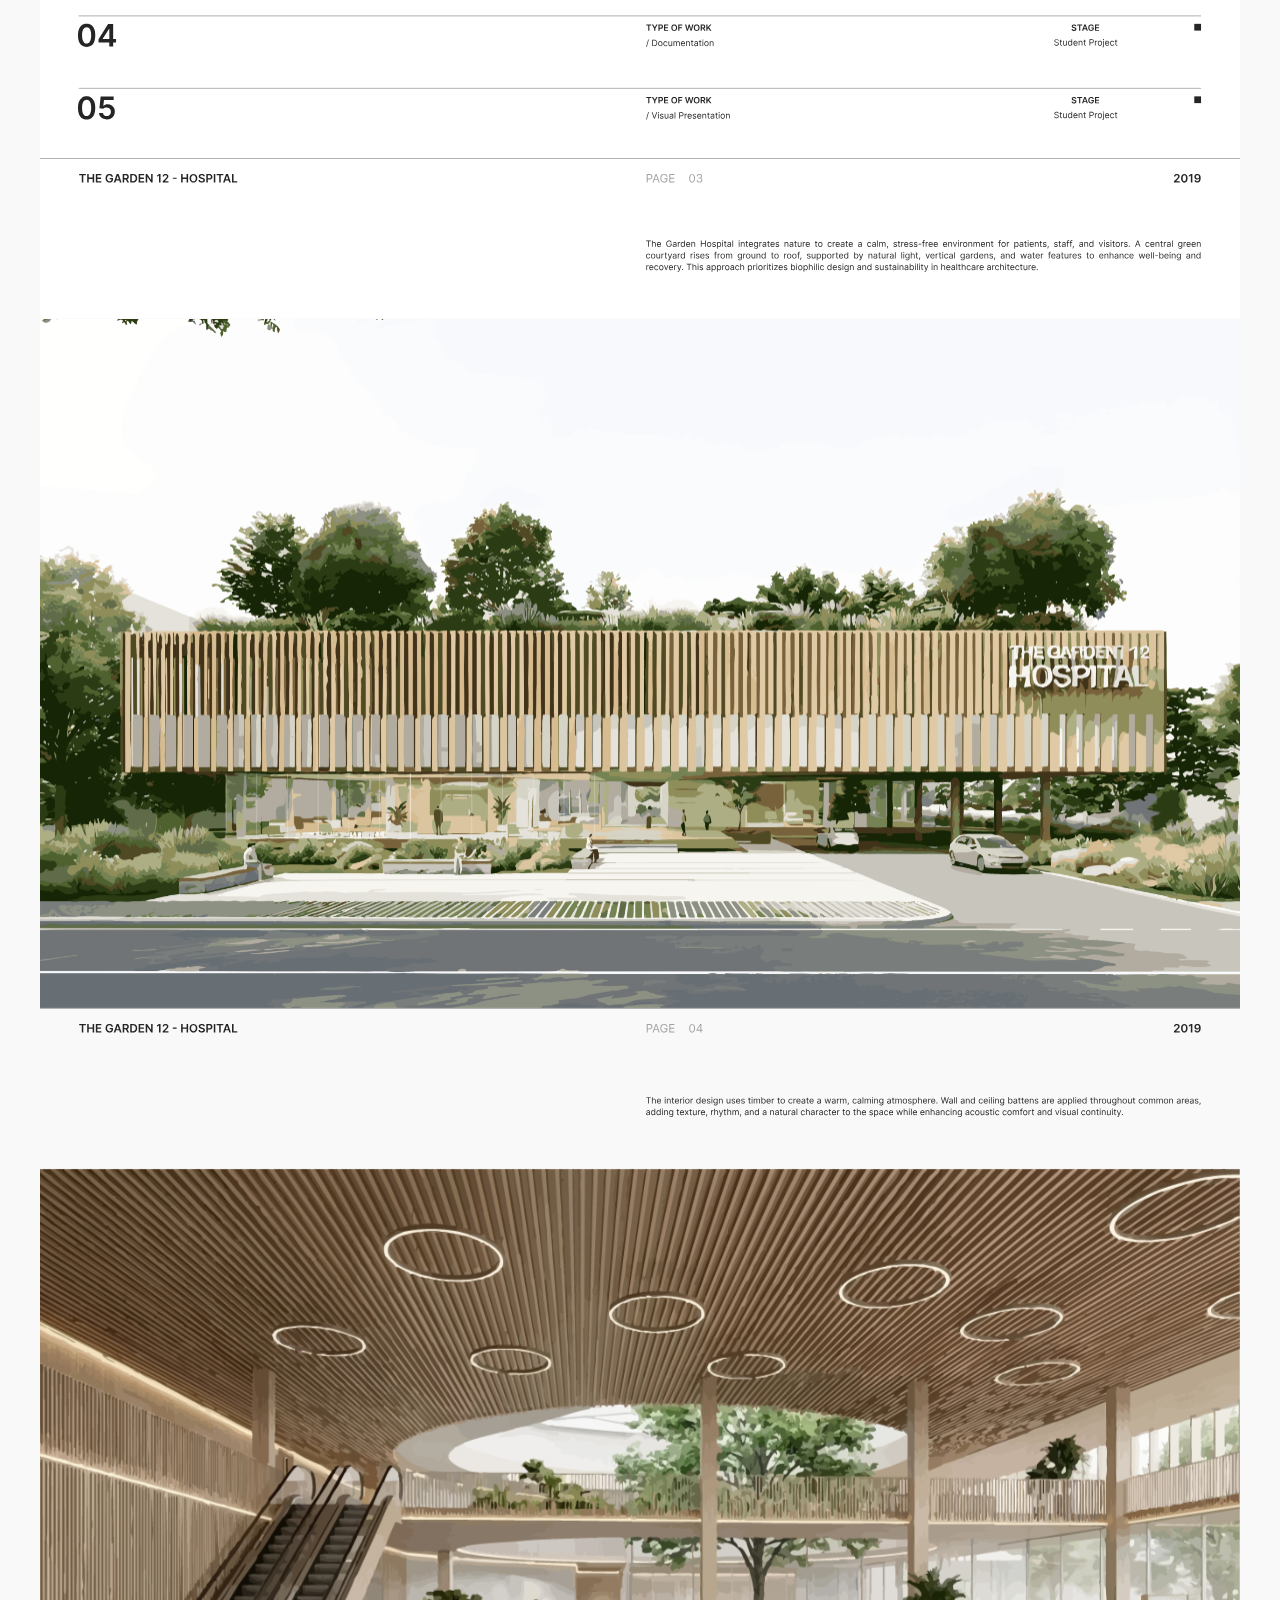
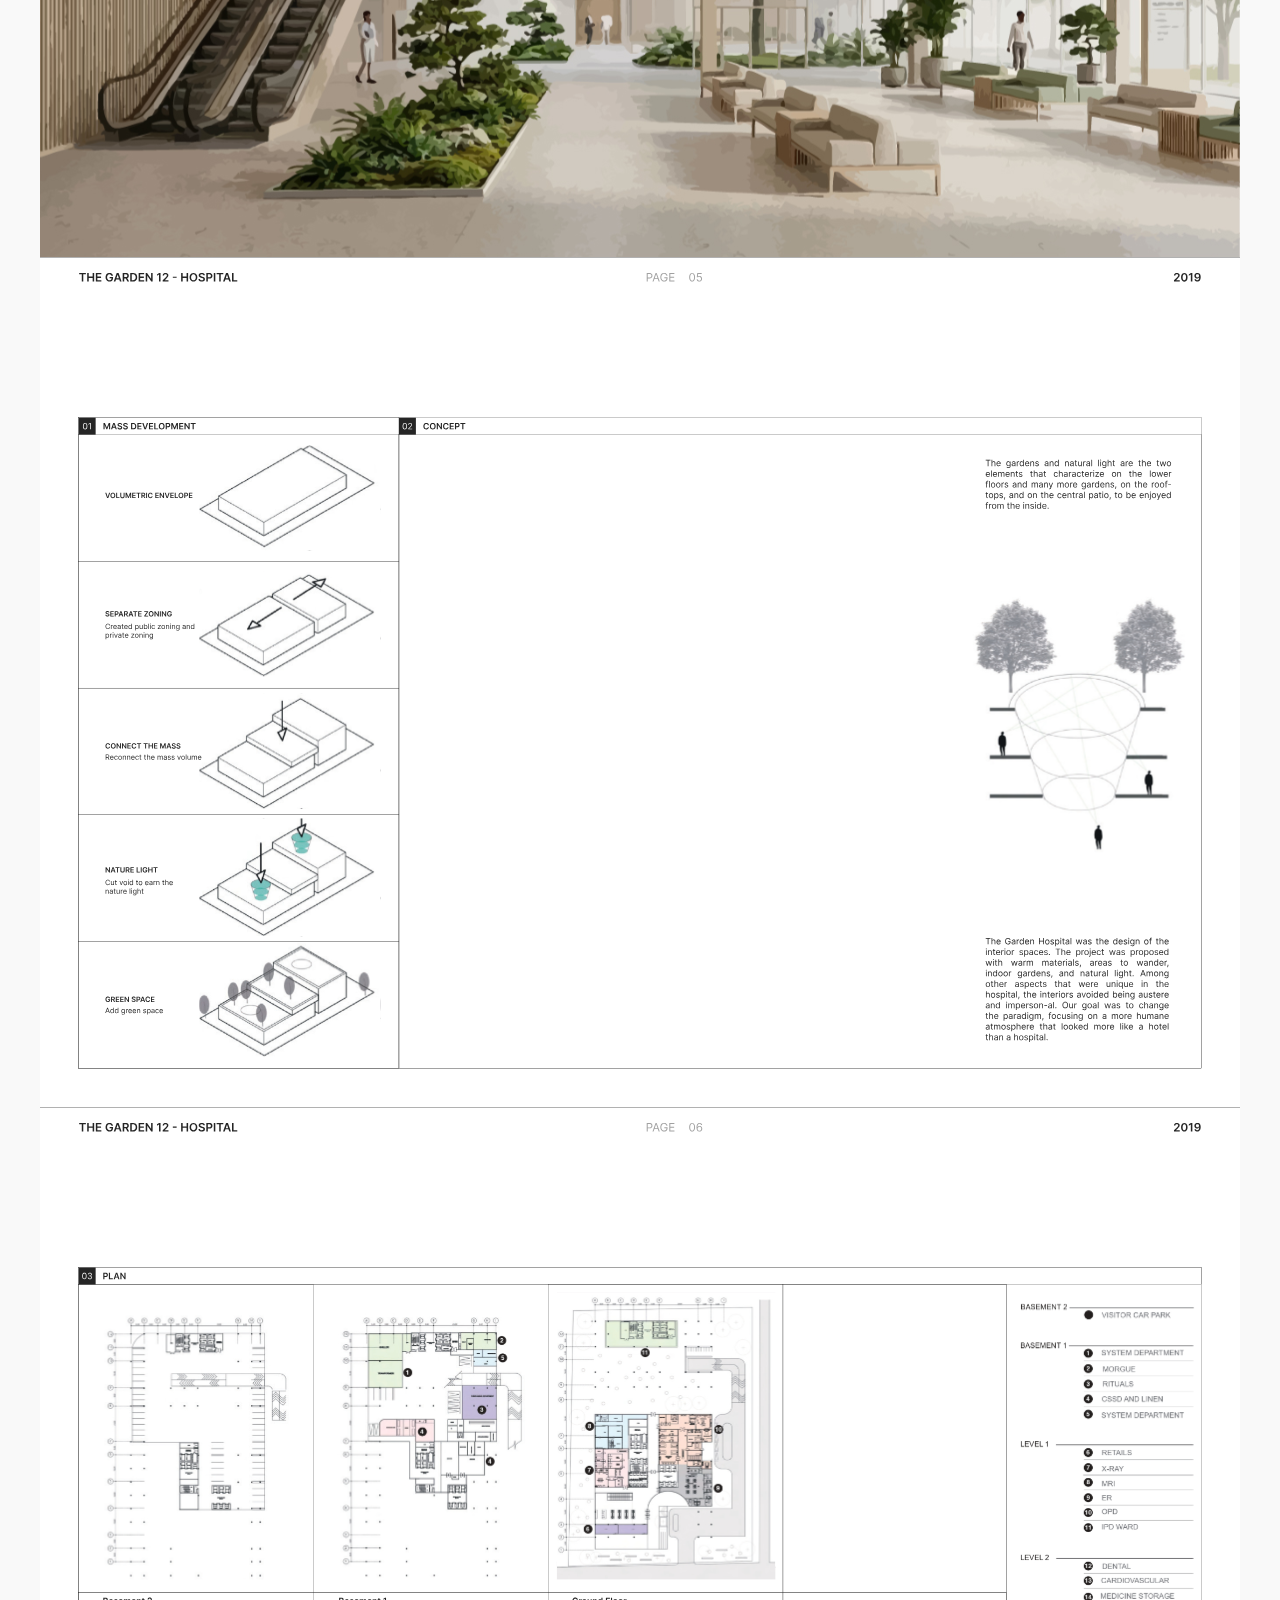
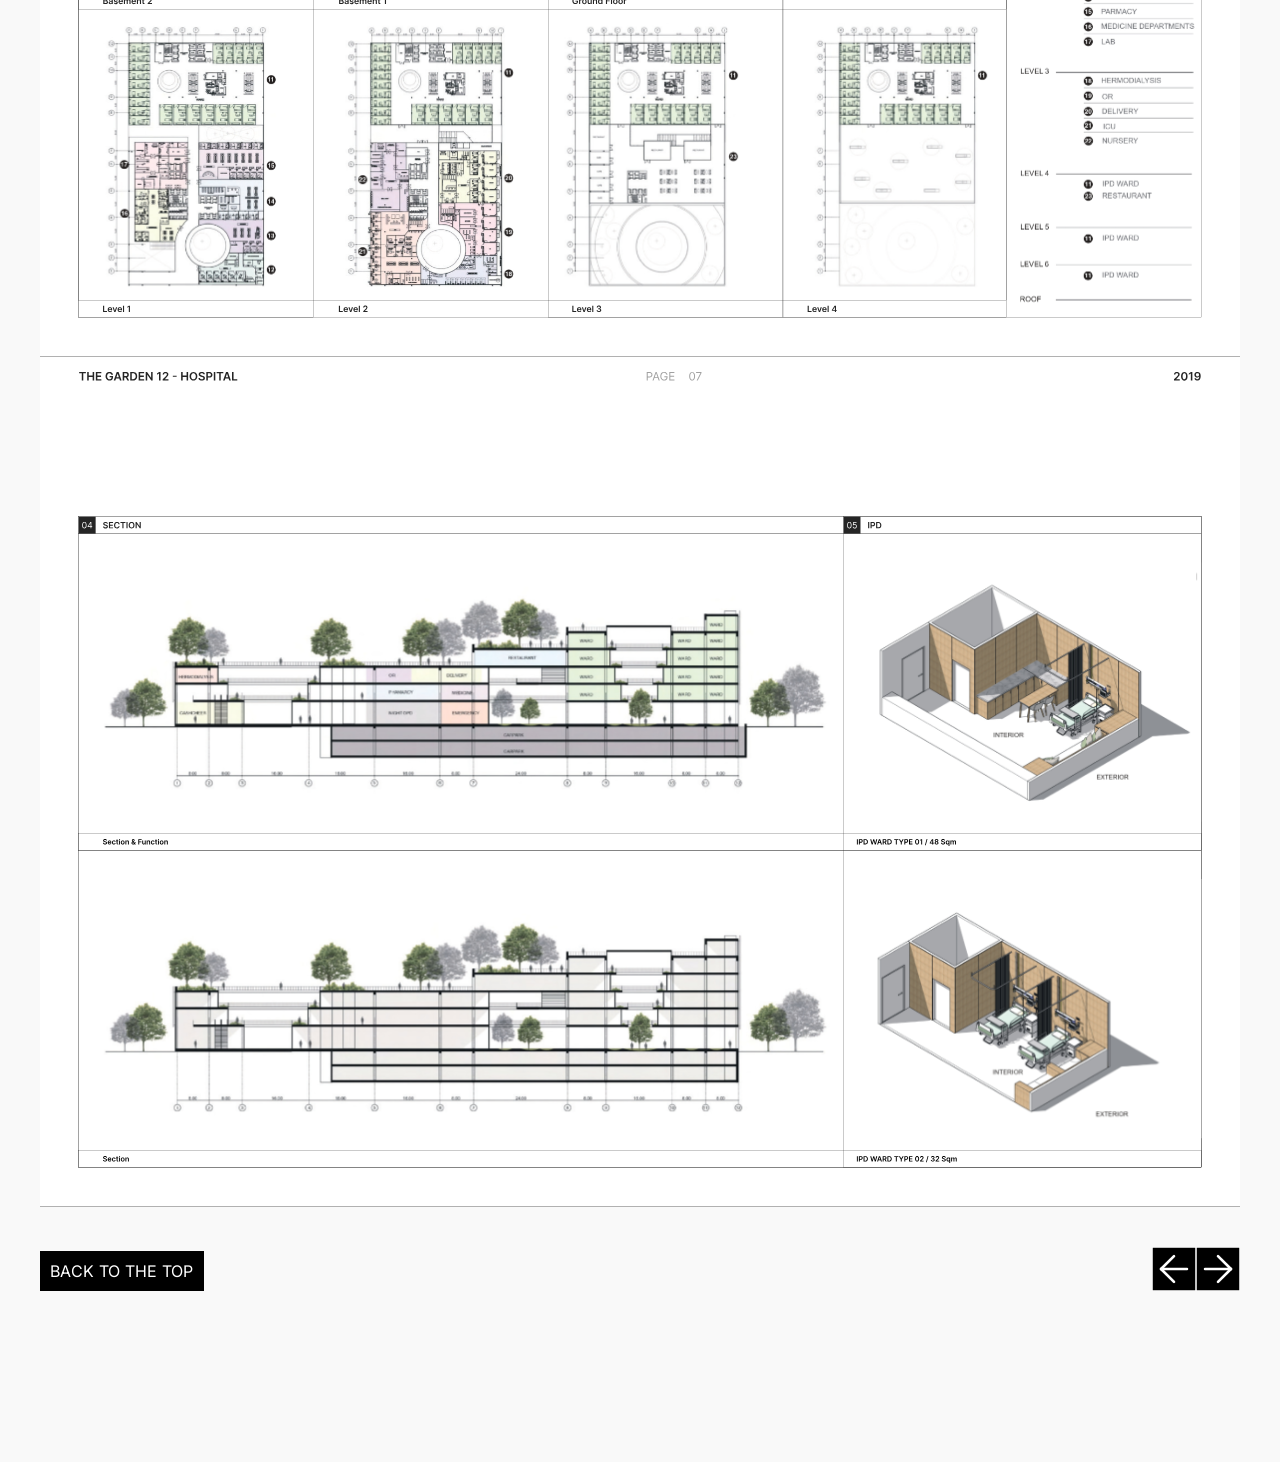
<file: work-Garden12.html>
<!DOCTYPE html>
<html lang="en">

<head>
  <meta charset="UTF-8" />
  <meta name="viewport" content="width=device-width, initial-scale=1.0" />
  <title>P75 — Zo Khankhayan</title>
  <link href="https://fonts.googleapis.com/css2?family=Inter:wght@400;600&display=swap" rel="stylesheet" />
  <link rel="stylesheet" href="styles.css" />
</head>

<body>

  <!-- NAV -->
    <nav class="nav">
  <a href="index.html" class="nav__logo text-h2">ZO&nbsp;&nbsp;&nbsp;&nbsp;&nbsp;&nbsp;KHANKHAYAN</a>
  
  <ul class="nav__links">
    <li><a href="index.html" class="text-h2-regular">About me</a></li>
    <li><a href="work.html" class="text-h2-active"><strong>Work</strong></a></li>
    <li><a href="contact.html" class="text-h2-regular">Contact</a></li>
  </ul>

  <span class="nav__location text-h2-regular">Based in Sydney</span>

  <!-- hamburger — inside nav, same row as logo -->
  <img src="files/ICON/Icon-Hamburger.svg" class="hamburger" id="hamburger" aria-label="Menu" />

</nav>

<!-- fullscreen mobile menu — outside nav -->
<div class="mobile-menu" id="mobile-menu">
  <a href="index.html">About me</a>
  <a href="work.html">Work</a>
  <a href="contact.html">Contact</a>
  <span class="menu-location">Based in Sydney</span>
</div>

  <!-- ════ PAGE SHELL ════ -->
  <div class="page-shell">


    <!-- ════ PROJECT CONTENT — add your sections here ════ -->
    <div class="page-grid">
      <img class="project-img-full" src="files/Architect/P23.svg" alt="Garden 12 hospital information, informaton" />
    </div>

    <div class="page-grid">
      <img class="project-img-full" src="files/Architect/P24.svg" alt="Garden 12 hospital information, informaton" />
    </div>

    <div class="page-grid">
      <img class="project-img-full" src="files/Architect/P25.svg" alt="Garden 12 hospital information, informaton" />
    </div>
    
    <div class="page-grid">
      <img class="project-img-full" src="files/Architect/P26.svg" alt="Garden 12 hospital information, informaton" />
    </div>

    <div class="page-grid">
      <img class="project-img-full" src="files/Architect/P27.svg" alt="Garden 12 hospital information, informaton" />
    </div>

    <div class="page-grid">
      <img class="project-img-full" src="files/Architect/P28.svg" alt="Garden 12 hospital information, informaton" />
    </div>

    <div class="page-grid">
      <img class="project-img-full" src="files/Architect/P29.svg" alt="Garden 12 hospital information, informaton" />
    </div>

    <!-- ════ BACK TO TOP ════ -->
    <div class="page-grid">
      <div class="back-to-top-wrap">
        <button class="btn-primary" onclick="window.scrollTo({top:0,behavior:'smooth'})">BACK TO THE TOP</button>

        <div class="nav-arrows">
          <a href="work-URHS.html"><img src="files/ICON/Icon-Arrow left.svg" alt="arrow" width="44"
              height="44" /></a>
          <a href="work-P75.html"><img src="files/ICON/Icon-Arrow right.svg" alt="arrow" width="44"
              height="44" /></a>
        </div>

      </div>
    </div>

  </div><!-- end .page-shell -->

  <!-- FOOTER -->
    <footer class="reveal anim-fade-up">
    <div class="footer-contact">

      <div class="footer-contact-row"><a href="https://www.behance.net/Zo_Khankhayan" target="_blank">Behance</a>
      </div>
      <div class="footer-contact-row"><a href="https://www.linkedin.com/in/zo-khankhayan-32413b2a5"
          target="_blank">LinkedIn</a></div>
      <div class="footer-contact-row"><span>Zo.nathamon.K@gmail.com</span></div>
    </div>
    <div class="footer-dl">
      <a target="_blank" href="./files/260407_RESUME_ZO KHANKHAYAN_A4.pdf">Download Resume</a>
      <a target="_blank" href="./files/260407_PORTFOLIO_ZO KHANKHAYAN_A3.pdf">Download Portfolio</a>
    </div>
    <div class="footer-copy">Zo K. Designed &amp; built by me</div>
  </footer>



  

  <!-- ════ THEME TOGGLE ════ -->
  <button id="theme-toggle">Dark</button>

  <!-- ════ CUSTOM CURSOR ════ -->
  <div id="cursor"></div>

  <script>
    /* Scroll reveal */
    const observer = new IntersectionObserver((entries) => {
      entries.forEach(entry => {
        if (entry.isIntersecting) entry.target.classList.add('is-visible');
        else entry.target.classList.remove('is-visible');
      });
    }, { threshold: 0.12 });
    document.querySelectorAll('.reveal').forEach(el => observer.observe(el));

    /* Dark mode */
    const toggle = document.getElementById('theme-toggle');
    if (localStorage.getItem('theme') === 'dark') {
      document.body.classList.add('dark');
      toggle.textContent = 'Light';
    }
    toggle.addEventListener('click', () => {
      const isDark = document.body.classList.toggle('dark');
      toggle.textContent = isDark ? 'Light' : 'Dark';
      localStorage.setItem('theme', isDark ? 'dark' : 'light');
    });

    /* Custom cursor */
    const cursor = document.getElementById('cursor');
    let mx = -100, my = -100, cx = -100, cy = -100;
    document.addEventListener('mousemove', e => { mx = e.clientX; my = e.clientY; });
    document.addEventListener('mousedown', () => cursor.classList.add('clicking'));
    document.addEventListener('mouseup', () => cursor.classList.remove('clicking'));
    function lerp(a, b, t) { return a + (b - a) * t; }
    function animateCursor() {
      cx = lerp(cx, mx, 0.18);
      cy = lerp(cy, my, 0.18);
      cursor.style.left = cx + 'px';
      cursor.style.top = cy + 'px';
      requestAnimationFrame(animateCursor);
    }
    animateCursor();
  </script>

<script>
  const hamburger  = document.getElementById('hamburger');
  const mobileMenu = document.getElementById('mobile-menu');

  hamburger.addEventListener('click', () => {
    hamburger.classList.toggle('open');
    mobileMenu.classList.toggle('open');
  });

  mobileMenu.querySelectorAll('a').forEach(link => {
    link.addEventListener('click', () => {
      hamburger.classList.remove('open');
      mobileMenu.classList.remove('open');
    });
  });
</script>



</body>

</html>
</file>
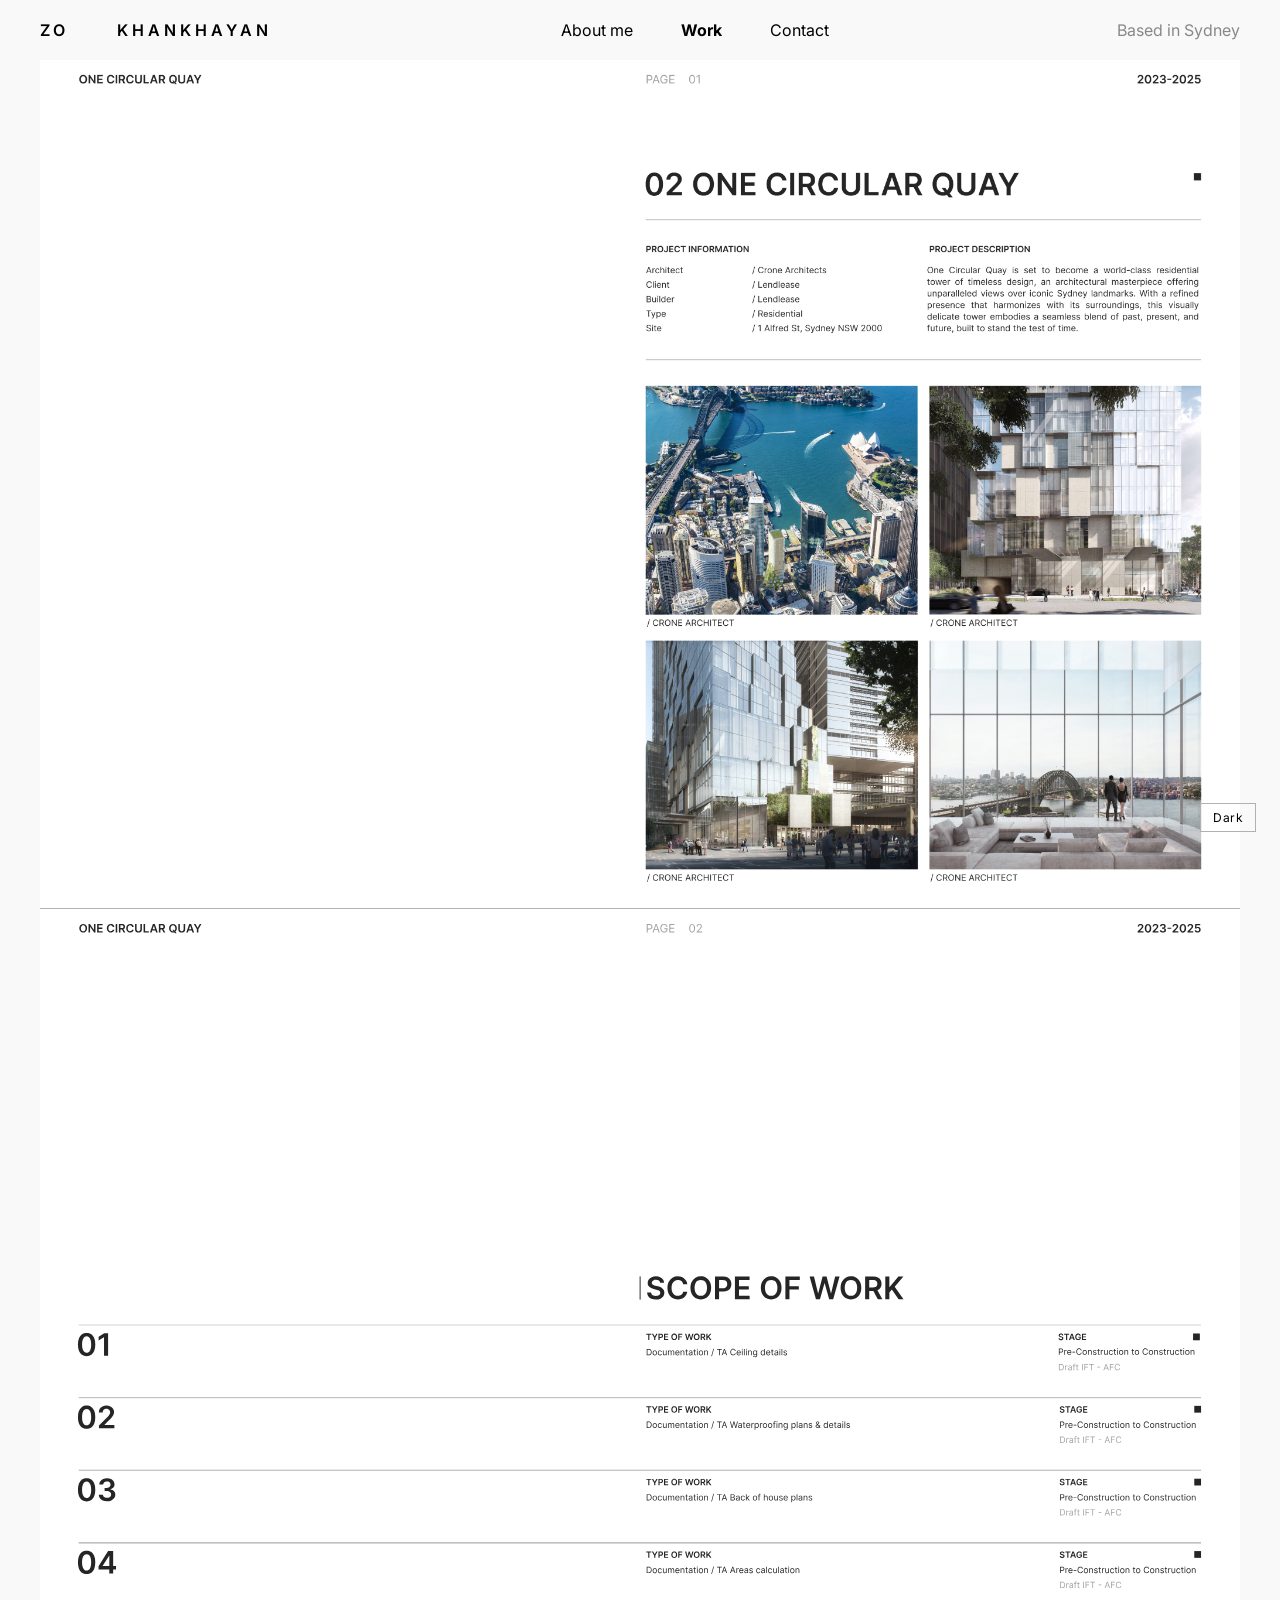
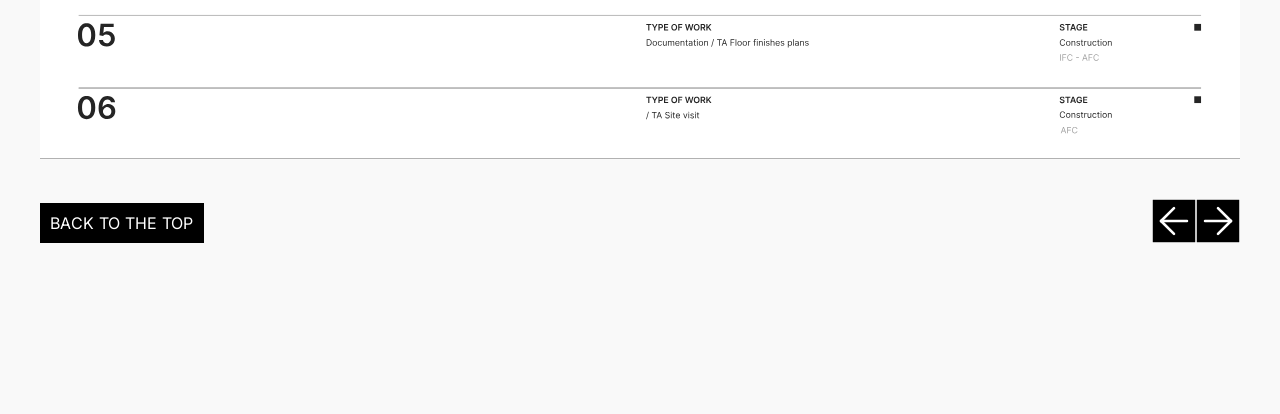
<file: work-One.html>
<!DOCTYPE html>
<html lang="en">

<head>
  <meta charset="UTF-8" />
  <meta name="viewport" content="width=device-width, initial-scale=1.0" />
  <title>P75 — Zo Khankhayan</title>
  <link href="https://fonts.googleapis.com/css2?family=Inter:wght@400;600&display=swap" rel="stylesheet" />
  <link rel="stylesheet" href="styles.css" />
</head>

<body>

 <!-- NAV -->
    <nav class="nav">
  <a href="index.html" class="nav__logo text-h2">ZO&nbsp;&nbsp;&nbsp;&nbsp;&nbsp;&nbsp;KHANKHAYAN</a>
  
  <ul class="nav__links">
    <li><a href="index.html" class="text-h2-regular">About me</a></li>
    <li><a href="work.html" class="text-h2-active"><strong>Work</strong></a></li>
    <li><a href="contact.html" class="text-h2-regular">Contact</a></li>
  </ul>

  <span class="nav__location text-h2-regular">Based in Sydney</span>

  <!-- hamburger — inside nav, same row as logo -->
  <img src="files/ICON/Icon-Hamburger.svg" class="hamburger" id="hamburger" aria-label="Menu" />

</nav>

<!-- fullscreen mobile menu — outside nav -->
<div class="mobile-menu" id="mobile-menu">
  <a href="index.html">About me</a>
  <a href="work.html">Work</a>
  <a href="contact.html">Contact</a>
  <span class="menu-location">Based in Sydney</span>
</div>

  <!-- ════ PAGE SHELL ════ -->
  <div class="page-shell">


    <!-- ════ PROJECT CONTENT — add your sections here ════ -->
    <div class="page-grid">
      <img class="project-img-full" src="files/Architect/P3.svg" alt="One CircularQuey informaton" />
    </div>

    <div class="page-grid">
      <img class="project-img-full" src="files/Architect/P4.svg" alt="One CircularQuey, my of work" />
    </div>


    <!-- ════ BACK TO TOP ════ -->
    <div class="page-grid">
      <div class="back-to-top-wrap">
        <button class="btn-primary" onclick="window.scrollTo({top:0,behavior:'smooth'})">BACK TO THE TOP</button>

        <div class="nav-arrows">
          <a href="work-P75.html"><img src="files/ICON/Icon-Arrow left.svg" alt="arrow" width="44"
              height="44" /></a>
          <a href="work-Seiki.html"><img src="files/ICON/Icon-Arrow right.svg" alt="arrow" width="44"
              height="44" /></a>
        </div>
       


      </div>
    </div>

  </div><!-- end .page-shell -->

  <!-- FOOTER -->
    <footer class="reveal anim-fade-up">
    <div class="footer-contact">

      <div class="footer-contact-row"><a href="https://www.behance.net/Zo_Khankhayan" target="_blank">Behance</a>
      </div>
      <div class="footer-contact-row"><a href="https://www.linkedin.com/in/zo-khankhayan-32413b2a5"
          target="_blank">LinkedIn</a></div>
      <div class="footer-contact-row"><span>Zo.nathamon.K@gmail.com</span></div>
    </div>
    <div class="footer-dl">
      <a target="_blank" href="./files/260407_RESUME_ZO KHANKHAYAN_A4.pdf">Download Resume</a>
      <a target="_blank" href="./files/260407_PORTFOLIO_ZO KHANKHAYAN_A3.pdf">Download Portfolio</a>
    </div>
    <div class="footer-copy">Zo K. Designed &amp; built by me</div>
  </footer>


 

  <!-- ════ THEME TOGGLE ════ -->
  <button id="theme-toggle">Dark</button>

  <!-- ════ CUSTOM CURSOR ════ -->
  <div id="cursor"></div>

  <script>
    /* Scroll reveal */
    const observer = new IntersectionObserver((entries) => {
      entries.forEach(entry => {
        if (entry.isIntersecting) entry.target.classList.add('is-visible');
        else entry.target.classList.remove('is-visible');
      });
    }, { threshold: 0.12 });
    document.querySelectorAll('.reveal').forEach(el => observer.observe(el));

    /* Dark mode */
    const toggle = document.getElementById('theme-toggle');
    if (localStorage.getItem('theme') === 'dark') {
      document.body.classList.add('dark');
      toggle.textContent = 'Light';
    }
    toggle.addEventListener('click', () => {
      const isDark = document.body.classList.toggle('dark');
      toggle.textContent = isDark ? 'Light' : 'Dark';
      localStorage.setItem('theme', isDark ? 'dark' : 'light');
    });

    /* Custom cursor */
    const cursor = document.getElementById('cursor');
    let mx = -100, my = -100, cx = -100, cy = -100;
    document.addEventListener('mousemove', e => { mx = e.clientX; my = e.clientY; });
    document.addEventListener('mousedown', () => cursor.classList.add('clicking'));
    document.addEventListener('mouseup', () => cursor.classList.remove('clicking'));
    function lerp(a, b, t) { return a + (b - a) * t; }
    function animateCursor() {
      cx = lerp(cx, mx, 0.18);
      cy = lerp(cy, my, 0.18);
      cursor.style.left = cx + 'px';
      cursor.style.top = cy + 'px';
      requestAnimationFrame(animateCursor);
    }
    animateCursor();
  </script>



<script>
  const hamburger  = document.getElementById('hamburger');
  const mobileMenu = document.getElementById('mobile-menu');

  hamburger.addEventListener('click', () => {
    hamburger.classList.toggle('open');
    mobileMenu.classList.toggle('open');
  });

  mobileMenu.querySelectorAll('a').forEach(link => {
    link.addEventListener('click', () => {
      hamburger.classList.remove('open');
      mobileMenu.classList.remove('open');
    });
  });
</script>

</body>

</html>
</file>
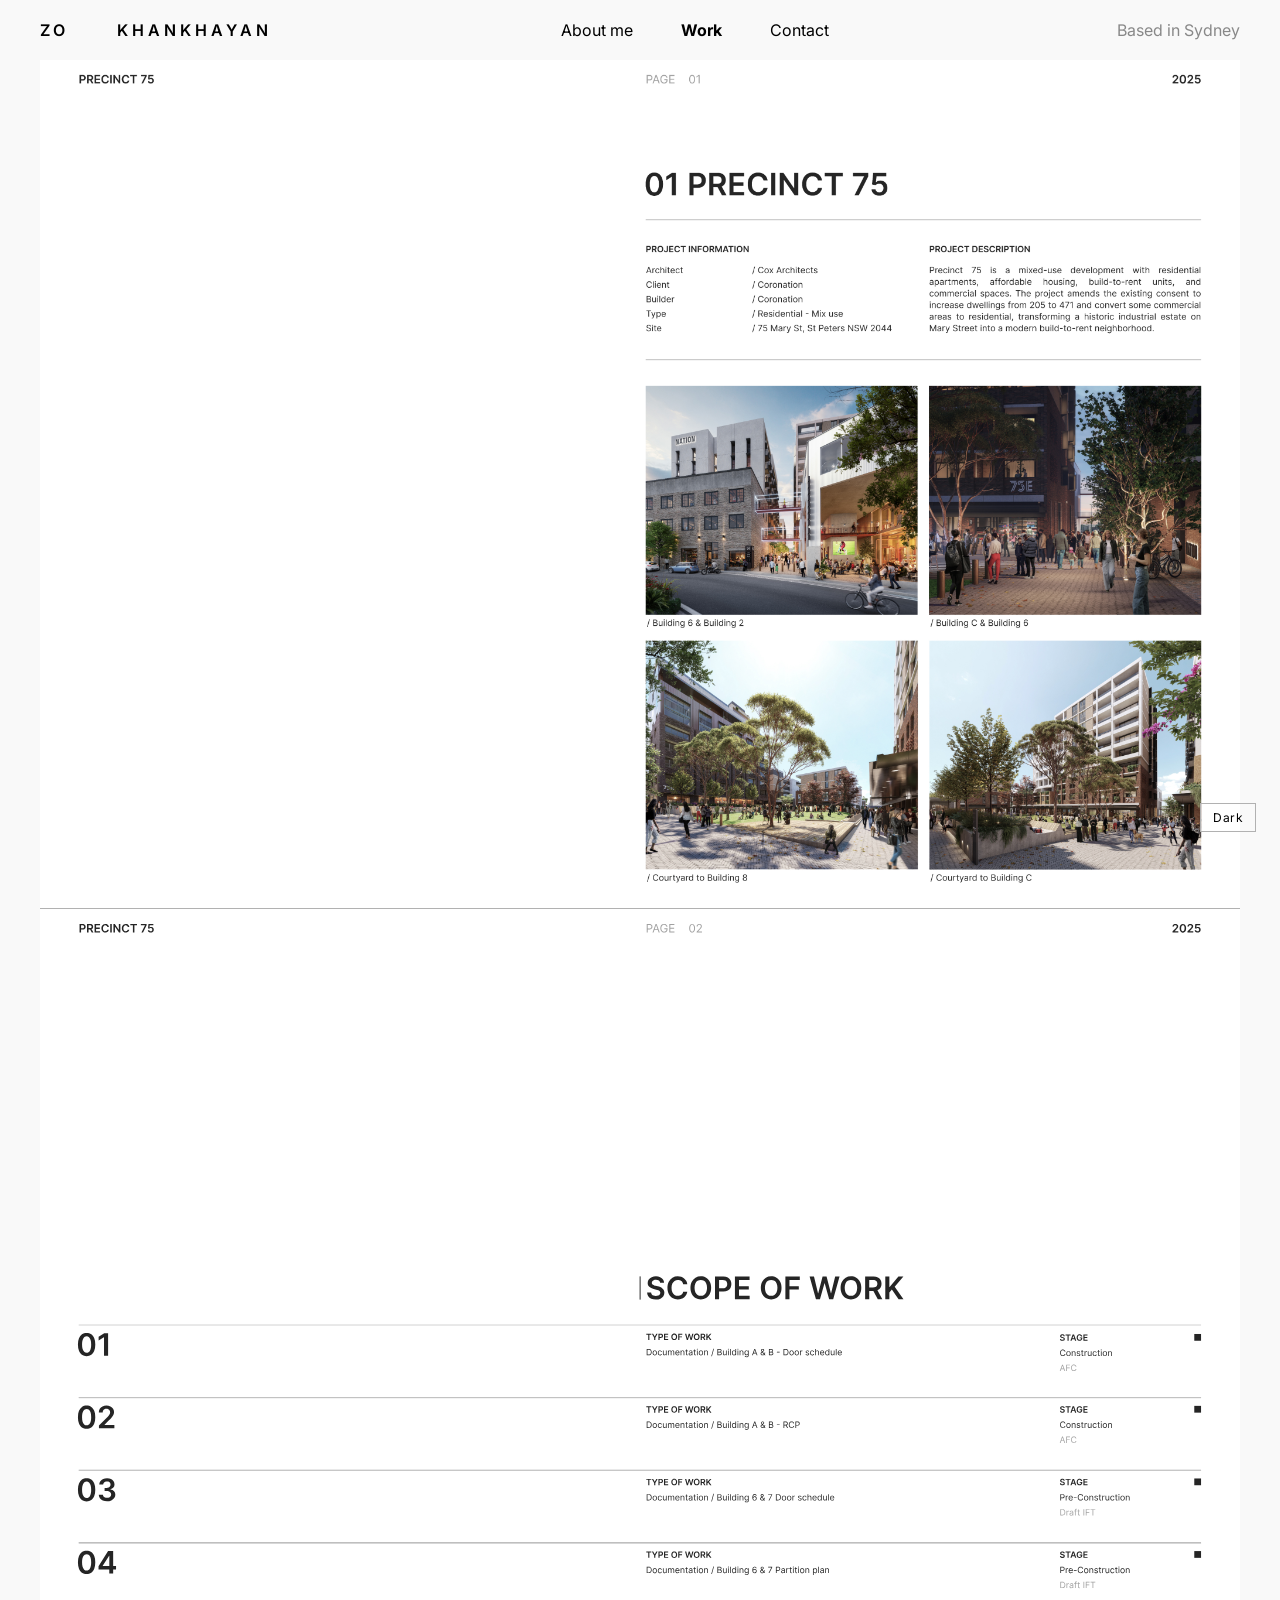
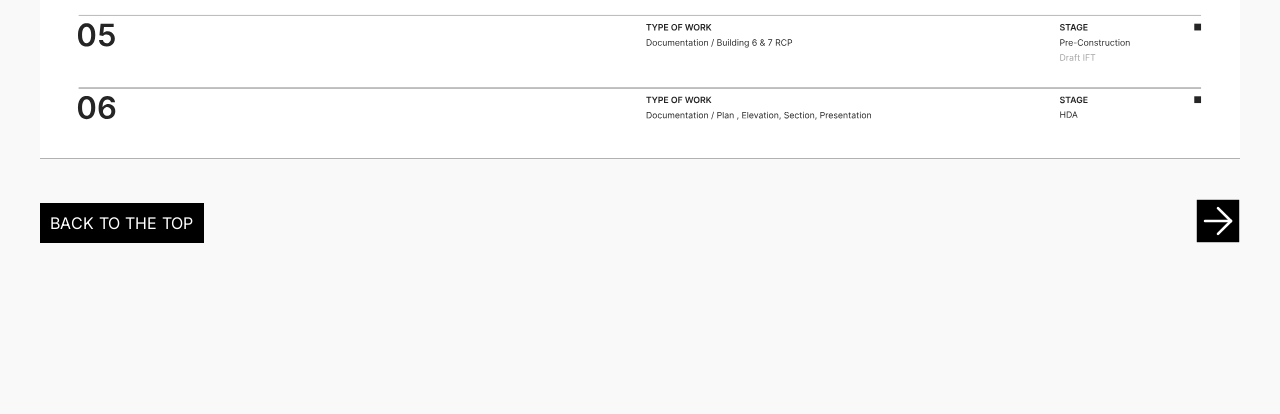
<file: work-P75.html>
<!DOCTYPE html>
<html lang="en">

<head>
  <meta charset="UTF-8" />
  <meta name="viewport" content="width=device-width, initial-scale=1.0" />
  <title>P75 — Zo Khankhayan</title>
  <link href="https://fonts.googleapis.com/css2?family=Inter:wght@400;600&display=swap" rel="stylesheet" />
  <link rel="stylesheet" href="styles.css" />
</head>

<body>

 <!-- NAV -->
    <nav class="nav">
  <a href="index.html" class="nav__logo text-h2">ZO&nbsp;&nbsp;&nbsp;&nbsp;&nbsp;&nbsp;KHANKHAYAN</a>
  
  <ul class="nav__links">
    <li><a href="index.html" class="text-h2-regular">About me</a></li>
    <li><a href="work.html" class="text-h2-active"><strong>Work</strong></a></li>
    <li><a href="contact.html" class="text-h2-regular">Contact</a></li>
  </ul>

  <span class="nav__location text-h2-regular">Based in Sydney</span>

  <!-- hamburger — inside nav, same row as logo -->
  <img src="files/ICON/Icon-Hamburger.svg" class="hamburger" id="hamburger" aria-label="Menu" />

</nav>

<!-- fullscreen mobile menu — outside nav -->
<div class="mobile-menu" id="mobile-menu">
  <a href="index.html">About me</a>
  <a href="work.html">Work</a>
  <a href="contact.html">Contact</a>
  <span class="menu-location">Based in Sydney</span>
</div>

  <!-- ════ PAGE SHELL ════ -->
  <div class="page-shell">


    <!-- ════ PROJECT CONTENT — add your sections here ════ -->
    <div class="page-grid">
      <img class="project-img-full" src="files/Architect/P1.svg" alt="P75 informaton" />
    </div>

    <div class="page-grid">
      <img class="project-img-full" src="files/Architect/P2.svg" alt="P75 scope of work" />
    </div>


    <!-- ════ BACK TO TOP ════ -->
    <div class="page-grid">
      <div class="back-to-top-wrap">
        <button class="btn-primary" onclick="window.scrollTo({top:0,behavior:'smooth'})">BACK TO THE TOP</button>
        <a href="work-One.html">
        <img src="files/ICON/Icon-Arrow right.svg" alt="arrow" width="44" height="44" /></a>
      </div>
    </div>

  </div><!-- end .page-shell -->

  <!-- FOOTER -->
    <footer class="reveal anim-fade-up">
    <div class="footer-contact">

      <div class="footer-contact-row"><a href="https://www.behance.net/Zo_Khankhayan" target="_blank">Behance</a>
      </div>
      <div class="footer-contact-row"><a href="https://www.linkedin.com/in/zo-khankhayan-32413b2a5"
          target="_blank">LinkedIn</a></div>
      <div class="footer-contact-row"><span>Zo.nathamon.K@gmail.com</span></div>
    </div>
    <div class="footer-dl">
      <a target="_blank" href="./files/260407_RESUME_ZO KHANKHAYAN_A4.pdf">Download Resume</a>
      <a target="_blank" href="./files/260407_PORTFOLIO_ZO KHANKHAYAN_A3.pdf">Download Portfolio</a>
    </div>
    <div class="footer-copy">Zo K. Designed &amp; built by me</div>
  </footer>


  <!-- ════ THEME TOGGLE ════ -->
  <button id="theme-toggle">Dark</button>

  <!-- ════ CUSTOM CURSOR ════ -->
  <div id="cursor"></div>

  <script>
    /* Scroll reveal */
    const observer = new IntersectionObserver((entries) => {
      entries.forEach(entry => {
        if (entry.isIntersecting) entry.target.classList.add('is-visible');
        else entry.target.classList.remove('is-visible');
      });
    }, { threshold: 0.12 });
    document.querySelectorAll('.reveal').forEach(el => observer.observe(el));

    /* Dark mode */
    const toggle = document.getElementById('theme-toggle');
    if (localStorage.getItem('theme') === 'dark') {
      document.body.classList.add('dark');
      toggle.textContent = 'Light';
    }
    toggle.addEventListener('click', () => {
      const isDark = document.body.classList.toggle('dark');
      toggle.textContent = isDark ? 'Light' : 'Dark';
      localStorage.setItem('theme', isDark ? 'dark' : 'light');
    });

    /* Custom cursor */
    const cursor = document.getElementById('cursor');
    let mx = -100, my = -100, cx = -100, cy = -100;
    document.addEventListener('mousemove', e => { mx = e.clientX; my = e.clientY; });
    document.addEventListener('mousedown', () => cursor.classList.add('clicking'));
    document.addEventListener('mouseup', () => cursor.classList.remove('clicking'));
    function lerp(a, b, t) { return a + (b - a) * t; }
    function animateCursor() {
      cx = lerp(cx, mx, 0.18);
      cy = lerp(cy, my, 0.18);
      cursor.style.left = cx + 'px';
      cursor.style.top = cy + 'px';
      requestAnimationFrame(animateCursor);
    }
    animateCursor();
  </script>


<script>
  const hamburger  = document.getElementById('hamburger');
  const mobileMenu = document.getElementById('mobile-menu');

  hamburger.addEventListener('click', () => {
    hamburger.classList.toggle('open');
    mobileMenu.classList.toggle('open');
  });

  mobileMenu.querySelectorAll('a').forEach(link => {
    link.addEventListener('click', () => {
      hamburger.classList.remove('open');
      mobileMenu.classList.remove('open');
    });
  });
</script>

</body>

</html>
</file>
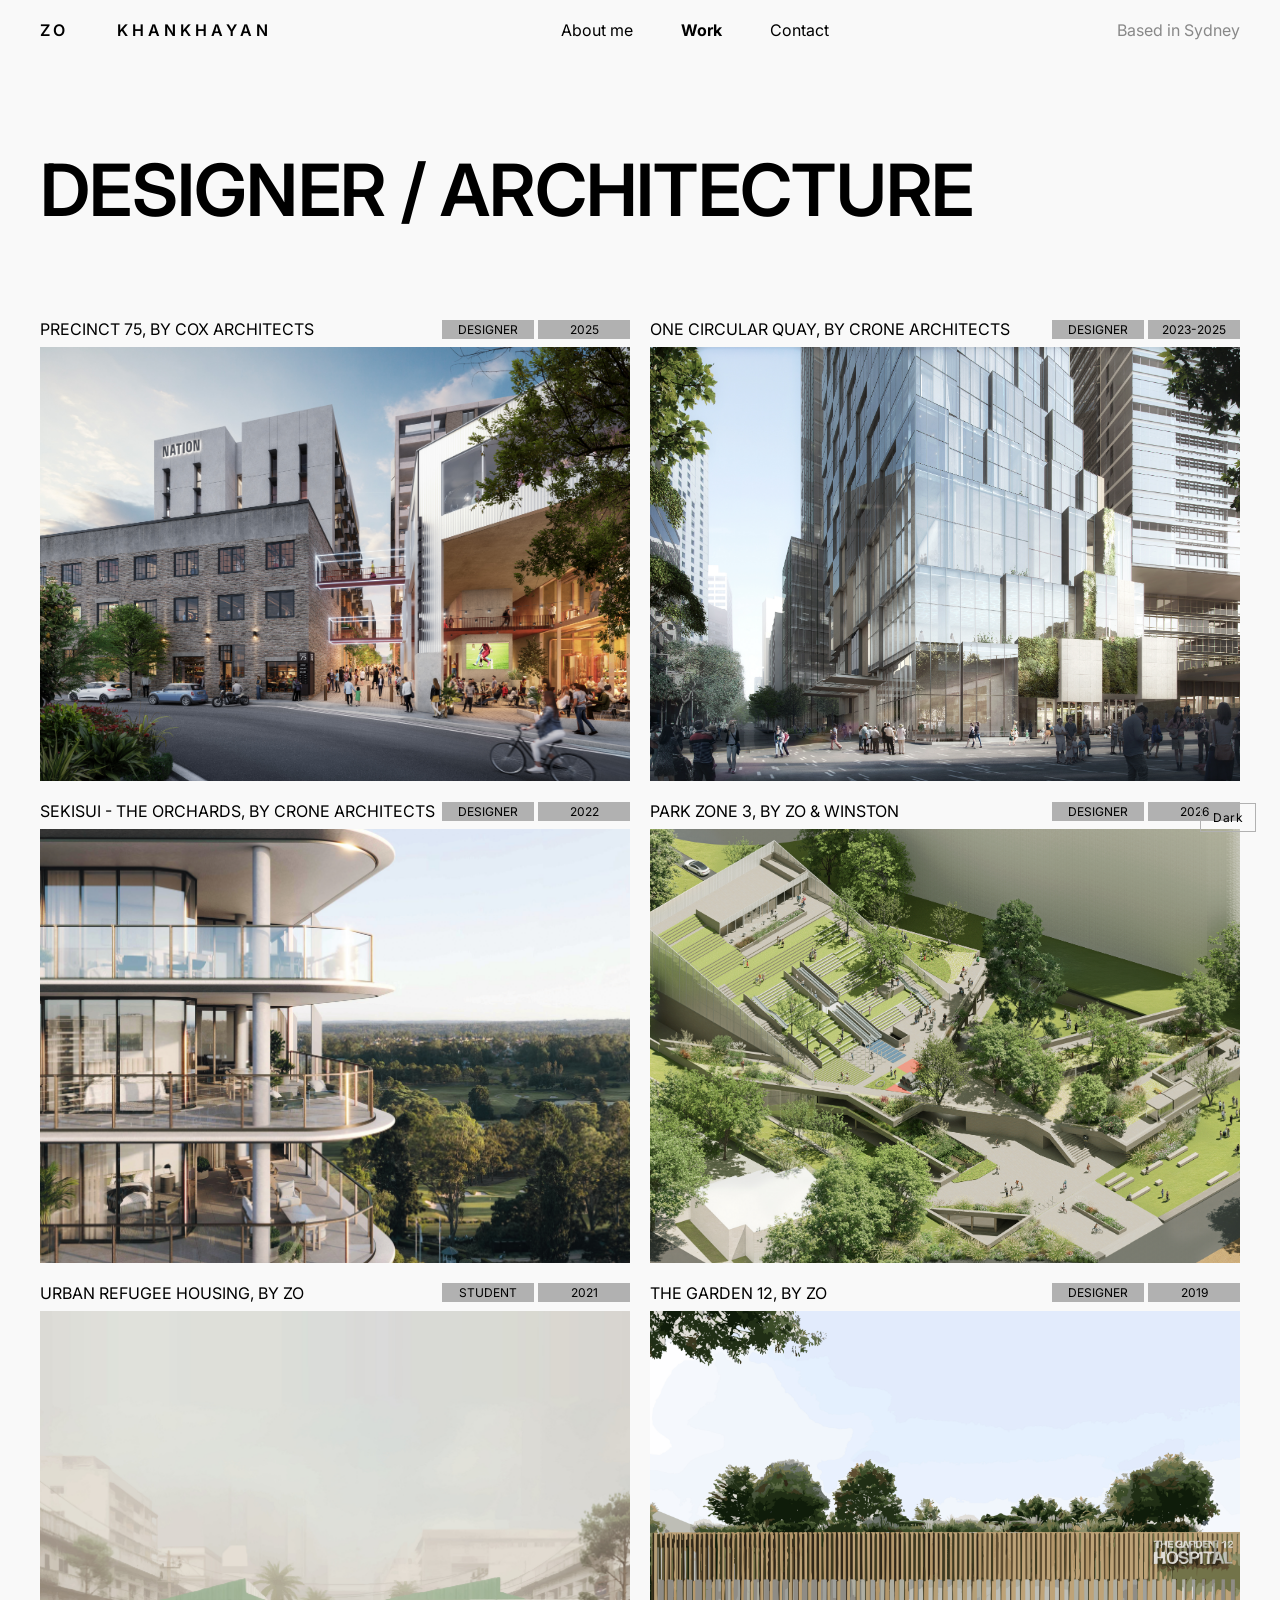
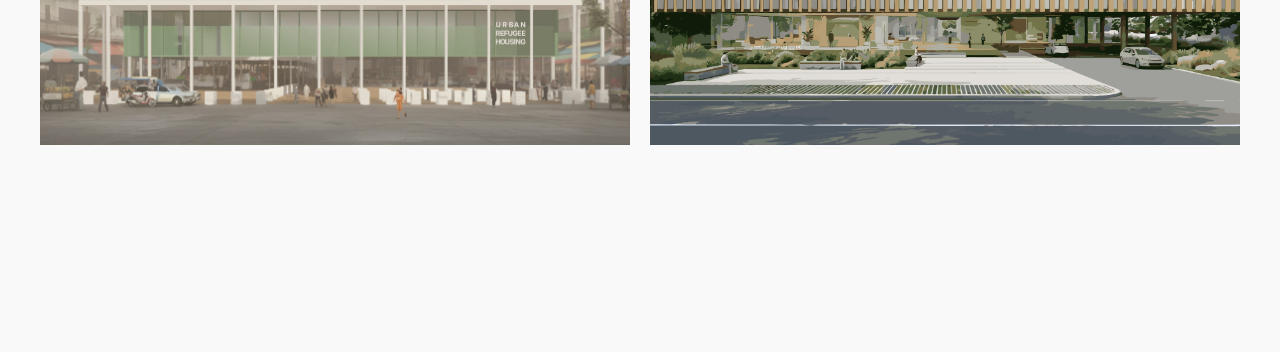
<file: work.html>
<!DOCTYPE html>
<html lang="en">

<head>
  <meta charset="UTF-8" />
  <meta name="viewport" content="width=device-width, initial-scale=1.0" />
  <title>Zo — Work</title>
  <link rel="preconnect" href="https://fonts.googleapis.com" />
  <link rel="preconnect" href="https://fonts.gstatic.com" crossorigin />
  <link href="https://fonts.googleapis.com/css2?family=Inter:wght@400;600&display=swap" rel="stylesheet" />
  <link rel="stylesheet" href="styles.css" />
</head>

<body>
  <div class="page-wrapper">

   <!-- NAV -->
    <nav class="nav">
  <a href="index.html" class="nav__logo text-h2">ZO&nbsp;&nbsp;&nbsp;&nbsp;&nbsp;&nbsp;KHANKHAYAN</a>
  
  <ul class="nav__links">
    <li><a href="index.html" class="text-h2-regular">About me</a></li>
    <li><a href="work.html" class="text-h2-active"><strong>Work</strong></a></li>
    <li><a href="contact.html" class="text-h2-regular">Contact</a></li>
  </ul>

  <span class="nav__location text-h2-regular">Based in Sydney</span>

  <!-- hamburger — inside nav, same row as logo -->
  <img src="files/ICON/Icon-Hamburger.svg" class="hamburger" id="hamburger" aria-label="Menu" />

</nav>

<!-- fullscreen mobile menu — outside nav -->
<div class="mobile-menu" id="mobile-menu">
  <a href="index.html">About me</a>
  <a href="work.html">Work</a>
  <a href="contact.html">Contact</a>
  <span class="menu-location">Based in Sydney</span>
</div>

    <!-- HERO 1 -->
    <section class="hero">
      <h1 class="hero__title">DESIGNER / ARCHITECTURE</h1>
    </section>

    <!-- PROJECT GRID — ARCHITECTURE -->
    <section class="project-section" id="work">
      <div class="project-grid">
        <article class="project-card">
          <div class="project-card__header">
            <span class="project-card__label text-h2-regular">PRECINCT 75, BY COX ARCHITECTS</span>
            <div class="project-card__tags">
              <span class="project-card__tag text-h4">DESIGNER</span>
              <span class="project-card__tag text-h4">2025</span>
            </div>
          </div><a href="work-P75.html">
            <img class="project-card__image" src="files/Architect/P75.jpg" alt="Precinct 75 by Cox" />
          </a>
        </article>




        <article class="project-card">
          <div class="project-card__header">
            <span class="project-card__label text-h2-regular">ONE CIRCULAR QUAY, BY CRONE ARCHITECTS</span>
            <div class="project-card__tags">
              <span class="project-card__tag text-h4">DESIGNER</span>
              <span class="project-card__tag text-h4">2023-2025</span>
            </div>
          </div><a href="work-One.html">
            <img class="project-card__image" src="files/Architect/One Circular quay.jpg"
              alt="One Circular Quay by Crone" />
          </a>
        </article>


        <article class="project-card">
          <div class="project-card__header">
            <span class="project-card__label text-h2-regular">SEKISUI - THE ORCHARDS, BY CRONE ARCHITECTS</span>
            <div class="project-card__tags">
              <span class="project-card__tag text-h4">DESIGNER</span>
              <span class="project-card__tag text-h4">2022</span>
            </div>
          </div><a href="work-Seiki.html">
            <img class="project-card__image" src="files/Architect/Sekisui.jpg" alt="Sekisui House by Crone" /></a>
        </article>


        <article class="project-card">
          <div class="project-card__header">
            <span class="project-card__label text-h2-regular">PARK ZONE 3, BY ZO & WINSTON</span>
            <div class="project-card__tags">
              <span class="project-card__tag text-h4">DESIGNER</span>
              <span class="project-card__tag text-h4">2026</span>
            </div>
          </div><a href="work-Parkzone3.html">
            <img class="project-card__image" src="files/Architect/Burgas.jpg" alt="Park Zone 3" /></a>
        </article>

        <article class="project-card">
          <div class="project-card__header">
            <span class="project-card__label text-h2-regular">URBAN REFUGEE HOUSING, BY ZO</span>
            <div class="project-card__tags">
              <span class="project-card__tag text-h4">STUDENT</span>
              <span class="project-card__tag text-h4">2021</span>
            </div>
          </div><a href="work-URHS.html">
            <img class="project-card__image" src="files/Architect/URHS.jpg" alt="Urban Refugee Housing" /></a>
        </article>

        <article class="project-card">
          <div class="project-card__header">
            <span class="project-card__label text-h2-regular">THE GARDEN 12, BY ZO</span>
            <div class="project-card__tags">
              <span class="project-card__tag text-h4">DESIGNER</span>
              <span class="project-card__tag text-h4">2019</span>
            </div>
          </div><a href="work-Garden12.html">
          <img class="project-card__image" src="files/Architect/Garden 12.jpg" alt="The Garden 12" /></a>
        </article>
      </div>
    </section>

    
    <!-- FOOTER -->
    <footer class="reveal anim-fade-up">
    <div class="footer-contact">

      <div class="footer-contact-row"><a href="https://www.behance.net/Zo_Khankhayan" target="_blank">Behance</a>
      </div>
      <div class="footer-contact-row"><a href="https://www.linkedin.com/in/zo-khankhayan-32413b2a5"
          target="_blank">LinkedIn</a></div>
      <div class="footer-contact-row"><span>Zo.nathamon.K@gmail.com</span></div>
    </div>
    <div class="footer-dl">
      <a target="_blank" href="./files/260407_RESUME_ZO KHANKHAYAN_A4.pdf">Download Resume</a>
      <a target="_blank" href="./files/260407_PORTFOLIO_ZO KHANKHAYAN_A3.pdf">Download Portfolio</a>
    </div>
    <div class="footer-copy">Zo K. Designed &amp; built by me</div>
  </footer>


  <!-- THEME TOGGLE -->
  <button id="theme-toggle">Dark</button>


  <!-- ════ CUSTOM CURSOR ════ -->
  <div id="cursor"></div>

  <script>
    /* Scroll reveal */
    const observer = new IntersectionObserver((entries) => {
      entries.forEach(entry => {
        if (entry.isIntersecting) {
          entry.target.classList.add('is-visible');
        } else {
          entry.target.classList.remove('is-visible');
        }
      });
    }, { threshold: 0.12 });
    document.querySelectorAll('.reveal').forEach(el => observer.observe(el));

    /* Dark mode — shared localStorage key */
    const toggle = document.getElementById('theme-toggle');
    if (localStorage.getItem('theme') === 'dark') {
      document.body.classList.add('dark');
      toggle.textContent = 'Light';
    }
    toggle.addEventListener('click', () => {
      const isDark = document.body.classList.toggle('dark');
      toggle.textContent = isDark ? 'Light' : 'Dark';
      localStorage.setItem('theme', isDark ? 'dark' : 'light');
    });

    /* Custom cursor */
    const cursor = document.getElementById('cursor');
    let mx = -100, my = -100, cx = -100, cy = -100;
    document.addEventListener('mousemove', e => { mx = e.clientX; my = e.clientY; });
    document.addEventListener('mousedown', () => cursor.classList.add('clicking'));
    document.addEventListener('mouseup', () => cursor.classList.remove('clicking'));
    function lerp(a, b, t) { return a + (b - a) * t; }
    function animateCursor() {
      cx = lerp(cx, mx, 0.18);
      cy = lerp(cy, my, 0.18);
      cursor.style.left = cx + 'px';
      cursor.style.top = cy + 'px';
      requestAnimationFrame(animateCursor);
    }
    animateCursor();
  </script>

  <script>
  const hamburger  = document.getElementById('hamburger');
  const mobileMenu = document.getElementById('mobile-menu');

  hamburger.addEventListener('click', () => {
    hamburger.classList.toggle('open');
    mobileMenu.classList.toggle('open');
  });

  mobileMenu.querySelectorAll('a').forEach(link => {
    link.addEventListener('click', () => {
      hamburger.classList.remove('open');
      mobileMenu.classList.remove('open');
    });
  });
</script>
</file>
<file: styles.css>
/* =============================================
   DESIGN TOKENS — LIGHT MODE
   ============================================= */
:root {
  --gray-000: #FFFFFF;
  --gray-200: #F9F9F9;
  --gray-500: #888888;
  --gray-900: #000000;
  --rule-color: #b1b1b1;
  --footer-rule: #E0E0E0;

  --font-family: 'Inter', sans-serif;

  --h1-size: 96px;
  --h2-size: 16px;
  --h4-size: 12px;

  --margin: 40px;
  --gutter: 20px;
  --col-width: calc((100% - (var(--margin) * 2) - (var(--gutter) * 11)) / 12);
}

/* =============================================
   DESIGN TOKENS — DARK MODE
   ============================================= */
body.dark {
  --gray-000: #000000;
  --gray-200: #000000;
  --gray-500: #777777;
  --gray-900: #F0F0F0;
  --rule-color: #333333;
  --footer-rule: #2a2a2a;
}

.page-light {
  background: (--gray-200);
}

/* =============================================
   RESET & BASE
   ============================================= */
*,
*::before,
*::after {
  box-sizing: border-box;
  margin: 0;
  padding: 0;
  cursor: none !important;
}

html {
  font-size: 16px;
}

body {
  font-family: var(--font-family);
  background: var(--gray-200);
  color: var(--gray-900);
  overflow-x: hidden;
  transition: background 0.3s ease, color 0.3s ease;
}




/* =============================================
   CUSTOM CURSOR
   ============================================= */
#cursor {
  position: fixed;
  top: 0;
  left: 0;
  width: 24px;
  height: 24px;
  border-radius: 50%;
  background: #ff3300;
  pointer-events: none;
  z-index: 99999;
  transform: translate(-50%, -50%);
  will-change: left, top;
  mix-blend-mode: multiply;
}

body.dark #cursor {
  mix-blend-mode: difference;
}

#cursor.clicking {
  transform: translate(-50%, -50%) scale(0.82);
}

/* =============================================
   BUTTON
   ============================================= */

/* Primary — black fill */
.btn-primary {
  display: inline-flex;
  align-items: center;
  justify-content: center;
  background: var(--gray-900);
  color: var(--gray-000);
  font-family: var(--font-family);
  font-size: var(--h2-size);
  font-weight: 400;
  padding: 10px 10px;
  border: none;
  letter-spacing: 0.02em;
  text-decoration: none;
  transition: opacity 0.2s ease, background 0.3s ease;
}

body.dark .btn-primary {
  background: transparent;
  color: var(--blue-900);
  border: 1px solid var(--gray-900);
}

.btn-primary:hover {
  opacity: 0.7;
}

/* Secondary — outlined */
.btn-secondary {
  display: inline-flex;
  align-items: center;
  justify-content: center;
  background: transparent;
  color: var(--gray-900);
  font-family: var(--font-family);
  font-size: var(--h2-size);
  font-weight: 400;
  padding: 10px 10px;
  border: 1px solid var(--gray-900);
  letter-spacing: 0.02em;
  text-decoration: none;
  transition: background 0.2s ease, color 0.2s ease, border-color 0.3s ease;
}

.btn-secondary:hover {
  background: var(--gray-900);
  color: var(--gray-000);
}

/* =============================================
   Icon
   ============================================= */
.nav-arrows {
  display: flex;
}

/* =============================================
   TYPOGRAPHY
   ============================================= */
.h1 {
  font-weight: 600;
  font-size: clamp(32px, 4.44vw, 64px);
  color: var(--gray-900);
  line-height: 1;
}

.h2 {
  font-weight: 600;
  font-size: 16px;
  color: var(--gray-900);
}

.h3 {
  font-weight: 600;
  font-size: 16px;
  color: var(--gray-900);
}

.h4 {
  font-weight: 400;
  font-size: 12px;
  color: var(--gray-500);
}

.body {
  font-weight: 400;
  font-size: 16px;
  color: var(--gray-900);
  line-height: 1.6;
}

.muted {
  color: var(--gray-500);
}

/* page 2 typography aliases → same tokens */
.text-h1 {
  font-size: var(--h1-size);
  font-weight: 600;
  color: var(--gray-900);
  line-height: 1.1;
}

.text-h2 {
  font-size: var(--h2-size);
  font-weight: 600;
  color: var(--gray-900);
}

.text-h2-regular {
  font-size: var(--h2-size);
  font-weight: 400;
  color: var(--gray-900);
}

.text-h4 {
  font-size: var(--h4-size);
  font-weight: 400;
  color: var(--gray-500);
}

/* =============================================
   LAYOUT
   ============================================= */
.page-shell {
  max-width: 1920px;
  margin: 0 auto;
  padding: 0 var(--margin);
}

/* page 2 wrapper */
.page-wrapper {
  width: 100%;
  max-width: 1920px;
  margin: 0 auto;
  background: var(--gray-200);
  transition: background 0.3s ease;
}

.page-grid {
  display: grid;
  grid-template-columns: repeat(12, 1fr);
  column-gap: var(--gutter);
}

.rule-grid {
  grid-column: 3 / 13;
  border: none;
  border-top: 1px solid var(--rule-color);
}

.rule-grid-top {
  grid-column: 3 / 13;
  border: none;
  border-top: 1px solid var(--rule-color);
  margin-top: 150px;
}

.rule-grid-bottom {
  grid-column: 6 / 13;
  border: none;
  margin-bottom: 300px;
}

/* =============================================
   NAV — PAGE 1 (grid-based)
   ============================================= */
nav {
  position: sticky;
  top: 0;
  z-index: 100;
  background: var(--gray-200);
  transition: background 0.3s ease;
  max-width: 1920px;
  margin: 0 auto;
  padding: 34px var(--margin);
  display: grid;
  grid-template-columns: repeat(12, 1fr);
  column-gap: var(--gutter);
  align-items: center;
  animation: fadeIn 0.6s ease both;
}

.nav-logo {
  grid-column: 1 / 3;
  font-weight: 600;
  font-size: 16px;
  white-space: nowrap;
  color: var(--gray-900);
  text-decoration: none;
}

.nav-links {
  grid-column: 6 / 9;
  display: flex;
  gap: clamp(12px, 2.5vw, 36px);
  flex-wrap: wrap;
}

.nav-links a {
  text-decoration: none;
  color: var(--gray-900);
  font-size: 16px;
  transition: opacity 0.2s ease;
}

.nav-links a:hover {
  opacity: 0.6;
}

.nav-loc {
  grid-column: 10 / 13;
  font-size: 16px;
  color: var(--gray-500);
  text-align: right;
}

/* =============================================
   NAV — PAGE 2 (flex-based)
   ============================================= */
.nav {
  position: sticky;
  top: 0;
  z-index: 100;
  background: var(--gray-200);
  transition: background 0.3s ease;
  display: flex;
  align-items: center;
  justify-content: space-between;
  padding: 20px var(--margin);
  width: 100%;
}

.nav__logo {
  font-size: var(--h2-size);
  font-weight: 600;
  color: var(--gray-900);
  letter-spacing: 0.25em;
  text-decoration: none;
  transition: color 0.3s ease;
}

.nav__links {
  display: flex;
  align-items: center;
  gap: 48px;
  list-style: none;
}

.nav__links a {
  font-size: var(--h2-size);
  font-weight: 400;
  color: var(--gray-900);
  text-decoration: none;
  transition: opacity 0.2s ease, color 0.3s ease;
}

.nav__links a:hover {
  opacity: 0.6;
}

.nav__links a.active {
  font-weight: 600;
}

.nav__location {
  font-size: var(--h2-size);
  font-weight: 400;
  color: var(--gray-500);
  transition: color 0.3s ease;
}

/* =============================================
   HERO — PAGE 1
   ============================================= */
.hero-row {
  padding: clamp(32px, 5vw, 80px) 0;
  align-items: center;
}

.hero-num {
  grid-column: 1;
  align-self: start;
  padding: clamp(24px, 5vw, 24px) 0 clamp(16px, 3vw, 24px);
}

.hero-name {
  grid-column: 3 / 10;
  font-weight: 600;
  font-size: clamp(16px, 4.44vw, 64px);
  color: var(--gray-900);
  line-height: 1.32;
  margin-top: 14px;
  margin-bottom: 14px;
}

.hero-img {
  grid-column: 11 / 13;
  width: 100%;
  object-fit: contain;
  align-self: start;
  padding: clamp(24px, 5vw, 24px) 0 clamp(16px, 3vw, 24px);
}

.project-img-full {
  grid-column: 1 / 13;
  width: 100%;
  height: 100%;
  display: block;
  object-fit: cover;
  border-bottom: solid 1px var(--rule-color);
}

/* =============================================
   HERO — PAGE 2
   ============================================= */
.hero,
.section-heading {
  padding: 10px var(--margin) 10px;
}

.hero__title {
  font-size: var(--h1-size);
  font-weight: 600;
  color: var(--gray-900);
  line-height: 1.1;
  letter-spacing: -0.01em;
  transition: color 0.3s ease;
  padding-top: 80px;
  padding-bottom: 80px;
}

/* =============================================
   BIO
   ============================================= */
.bio-wrap {
  grid-column: 3 / 13;
  padding: clamp(12px, 4vw, 40px) 0;
  display: flex;
  flex-direction: column;
  gap: 24px;
}

.bio-wrap .body {
  text-align: justify;
}

/* =============================================
   SECTION HEADER
   ============================================= */
.sec-num {
  grid-column: 1;
  align-self: end;
  padding: clamp(200px, 5vw, 24px) 0 clamp(16px, 3vw, 24px);

}

.sec-title {
  grid-column: 3 / 13;
  font-weight: 600;
  font-size: clamp(24px, 4.44vw, 64px);
  color: var(--gray-900);
  line-height: 1;
  padding: clamp(200px, 5vw, 24px) 0 clamp(16px, 3vw, 24px);
  align-self: end;
}

/* =============================================
   PERSONAL DETAILS
   ============================================= */
.det-label {
  grid-column: 3 / 5;
  font-weight: 600;
  font-size: 16px;
  align-self: start;
  padding-bottom: 20px;
  padding-top: 24px;
}

.det-val-a {
  grid-column: 7 / 9;
  padding-top: 24px;
}

.det-val-b {
  grid-column: 10 / 12;
  padding-top: 24px;
}

.det-val-full {
  grid-column: 7 / 13;
  padding-top: 24px;
}

.det-spacer {
  grid-column: 3 / 13;
  height: 16px;
}

.det-section-end {
  padding-bottom: clamp(24px, 4vw, 64px);
}

/* =============================================
   EXPERIENCE ENTRY
   ============================================= */
.entry-date {
  grid-column: 3;
  padding: clamp(24px, 3vw, 24px) 0;
  align-self: start;
}

.entry-date .h4 {
  margin-top: 4px;
}

.entry-tag {
  grid-column: 5 / 7;
  padding: clamp(24px, 3vw, 24px) 0;
  font-size: 14px;
  line-height: 1.6;
  align-self: start;
  color: var(--gray-900);
}

.entry-content {
  grid-column: 7 / 13;
  padding: clamp(24px, 3vw, 24px) 0;
  align-self: start;
}

.entry-content .h2 {
  margin-bottom: 10px;
}

.entry-content .body {
  text-align: justify;
}

.entry-content .skills {
  font-weight: 600;
  font-size: 16px;
  margin-top: 24px;
  color: var(--gray-900);
}

/* =============================================
   SKILL ROWS
   ============================================= */
.skill-label {
  grid-column: 3 / 7;
  font-weight: 600;
  font-size: 16px;
  padding: clamp(24px, 3vw, 24px) 0;
  align-self: start;
  color: var(--gray-900);
}

.skill-grid {
  grid-column: 7 / 13;
  display: grid;
  grid-template-columns: repeat(6, 1fr);
  column-gap: 0;
  row-gap: clamp(24px, 2vw, 24px);
  padding: clamp(24px, 3vw, 24px) 0;
  align-self: start;
}

.skill-item {
  grid-column: span 2;
  display: flex;
  align-items: center;
  gap: 12px;
}

.badge {
  width: 48px;
  height: 48px;
  flex-shrink: 0;
  background: var(--gray-900);
  color: var(--gray-000);
  font-weight: 600;
  font-size: 16px;
  display: flex;
  align-items: center;
  justify-content: center;
  text-align: center;
  transition: transform 0.2s cubic-bezier(0.22, 1, 0.36, 1), background 0.2s ease;
}

.badge:hover {
  transform: scale(1.08);
  background: #444;
}

.skill-item-text .h2 {
  font-size: 16px;
}

.skill-item-text .h4 {
  margin-top: 2px;
  font-size: 11px;
}

/* =============================================
   PROJECT GRID & CARD (page 2)
   ============================================= */
.project-section {
  padding: 0 var(--margin) 80px;
}

.project-grid {
  display: grid;
  grid-template-columns: 1fr 1fr;
  gap: var(--gutter);
}

.project-card {
  display: flex;
  flex-direction: column;
}

.project-card__header {
  display: flex;
  align-items: center;
  justify-content: space-between;
  margin-bottom: 8px;
}

.project-card__label {
  font-size: var(--h2-size);
  font-weight: 400;
  color: var(--gray-900);
  transition: color 0.3s ease;
}

.project-card__tags {
  display: flex;
  gap: 4px;
}

.project-card__tag {
  background-color: var(--rule-color);
  padding: 2px 0;
  width: 92px;
  text-align: center;
  font-size: var(--h4-size);
  font-weight: 400;
  color: var(--gray-900);
  transition: background-color 0.3s ease, color 0.3s ease;
}

.project-card__image {
  width: 100%;
  aspect-ratio: 680 / 500;
  object-fit: cover;
  display: block;
  background-color: var(--rule-color);
  transition: background-color 0.3s ease;
}

.back-to-top-wrap {
  grid-column: 1 / 13;
  display: flex;
  justify-content: space-between;
  align-items: center;
  padding: 40px 0 40px;
}

.project-card a {
  display: block;
  overflow: hidden;
}

.project-card__image {
  width: 100%;
  aspect-ratio: 680 / 500;
  object-fit: cover;
  display: block;
  background-color: var(--rule-color);
  will-change: transform;
  transform: translateZ(0);
  transition: transform 0.6s cubic-bezier(0.22, 1, 0.36, 1);
}

.project-card a:hover .project-card__image {
  transform: scale(1.04) translateZ(0);
}

/* =============================================
   FOOTER
   ============================================= */
footer {
  max-width: 1920px;
  margin: 0 auto;
  padding: clamp(24px, 5vw, 24px) var(--margin);
  display: grid;
  grid-template-columns: repeat(12, 1fr);
  column-gap: var(--gutter);
  border-top: 1px solid var(--footer-rule);
  align-items: start;
  transition: border-color 0.3s ease;
}

.footer-contact {
  grid-column: 1 / 6;
  display: flex;
  flex-direction: column;
  gap: 4px;
}

.footer-contact-row {
  display: flex;
  gap: 12px;
}

.footer-contact-row span:first-child {
  min-width: 72px;
}

.footer-contact a,
.footer-contact span {
  font-size: 16px;
  font-weight: 600;
  color: var(--gray-900);
  text-decoration: none;
  transition: opacity 0.2s ease, color 0.3s ease;
  margin-top: 3px;
}

.footer-contact a:hover {
  opacity: 0.5;
}

.footer-dl {
  grid-column: 6 / 9;
  display: flex;
  flex-direction: column;
  align-items: center;
  gap: 4px;
  margin-top: 34px;
}

.footer-dl a {
  text-decoration: none;
  color: var(--gray-900);
  font-size: 16px;


  grid-column: 1 / 13;
  display: flex;
  justify-content: center;

  transition: opacity 0.2s ease, color 0.3s ease;
}

.footer-dl a:hover {
  opacity: 0.5;
}

.footer-copy {
  grid-column: 9 / 13;
  text-align: right;
  font-size: 16px;
  align-self: flex-end;
  color: var(--gray-900);
  transition: color 0.3s ease;
}

/* =============================================
   THEME TOGGLE
   ============================================= */
#theme-toggle {
  position: fixed;
  bottom: 24px;
  right: 24px;
  z-index: 99998;
  background: none;
  border: 1px solid var(--rule-color);
  color: var(--gray-900);
  font-family: var(--font-family);
  font-size: 12px;
  font-weight: 400;
  padding: 6px 12px;
  transition: border-color 0.2s ease, color 0.2s ease, background 0.2s ease;
  letter-spacing: 0.04em;
  margin-bottom: 44px;
}

#theme-toggle:hover {
  background: var(--gray-900);
  color: var(--gray-200);
}

/* =============================================
   ANIMATIONS
   ============================================= */
@keyframes slideUp {
  from {
    opacity: 0;
    transform: translateY(36px);
  }

  to {
    opacity: 1;
    transform: translateY(0);
  }
}

@keyframes fadeIn {
  from {
    opacity: 0;
  }

  to {
    opacity: 1;
  }
}

@keyframes fadeUp {
  from {
    opacity: 0;
    transform: translateY(16px);
  }

  to {
    opacity: 1;
    transform: translateY(0);
  }
}

@keyframes slideInLeft {
  from {
    opacity: 0;
    transform: translateX(-24px);
  }

  to {
    opacity: 1;
    transform: translateX(0);
  }
}

@keyframes slideInRight {
  from {
    opacity: 0;
    transform: translateX(24px);
  }

  to {
    opacity: 1;
    transform: translateX(0);
  }
}

@keyframes scaleIn {
  from {
    opacity: 0;
    transform: scale(0.92);
  }

  to {
    opacity: 1;
    transform: scale(1);
  }
}

.reveal {
  opacity: 0;
}

.reveal.anim-slide-up.is-visible {
  animation: slideUp 1.1s cubic-bezier(0.16, 1, 0.3, 1) forwards;
}

.reveal.anim-fade.is-visible {
  animation: fadeIn 0.5s ease forwards;
}

.reveal.anim-fade-up.is-visible {
  animation: fadeUp 0.6s cubic-bezier(0.22, 1, 0.36, 1) forwards;
}

.reveal.anim-left.is-visible {
  animation: slideInLeft 0.55s cubic-bezier(0.22, 1, 0.36, 1) forwards;
}

.reveal.anim-right.is-visible {
  animation: slideInRight 0.55s cubic-bezier(0.22, 1, 0.36, 1) forwards;
}

.reveal.anim-scale.is-visible {
  animation: scaleIn 0.6s cubic-bezier(0.22, 1, 0.36, 1) forwards;
}

.reveal.anim-rule.is-visible {
  animation: fadeIn 0.4s ease forwards;
}

.delay-1 {
  animation-delay: 0.08s !important;
}

.delay-2 {
  animation-delay: 0.16s !important;
}

.delay-3 {
  animation-delay: 0.24s !important;
}

.delay-4 {
  animation-delay: 0.32s !important;
}

.delay-5 {
  animation-delay: 0.40s !important;
}

/* =============================================
   RESPONSIVE — 1440px
   ============================================= */
@media (max-width: 1440px) {
  :root {
    --h1-size: 80px;
  }
}

/* =============================================
   RESPONSIVE — 1280px
   ============================================= */
@media (max-width: 1280px) {
  :root {
    --h1-size: 72px;
  }
}

/* =============================================
   RESPONSIVE — 1024px
   ============================================= */
@media (max-width: 1024px) {
  :root {
    --h1-size: 56px;
    --margin: 24px;
  }

  .nav__links {
    gap: 32px;
  }
}

/* =============================================
   RESPONSIVE — 900px
   ============================================= */
@media (max-width: 900px) {
  .page-grid {
    grid-template-columns: repeat(8, 1fr);
  }

  nav {
    grid-template-columns: repeat(8, 1fr);
    padding: 24px var(--margin);
  }

  .nav-logo {
    grid-column: 1 / 3;
    font-size: 12px;
  }

  .nav-links {
    grid-column: 3 / 7;
  }

  .nav-links a {
    font-size: 12px;
  }

  .nav-loc {
    display: none;
  }

  .h1,
  .sec-title,
  .sec-num,
  .hero-name {
    font-size: 32px;
  }

  .sec-title {
    padding: clamp(24px, 3vw, 24px) 0 clamp(12px, 2vw, 16px);
  }

  .sec-num {
    padding: clamp(24px, 3vw, 24px) 0 clamp(12px, 2vw, 16px);
  }



  .h2,
  .h3,
  .body,
  .skill-label,
  .skill-item-text .h2,
  .det-label,
  .entry-content .skills,
  .nav-logo {
    font-size: 12px;
  }

  .rule-grid {
    grid-column: 1 / -1;
  }

  .rule-grid-top {
    grid-column: 1 / -1;
    margin-top: 100px;
  }

  .rule-grid-bottom {
    grid-column: 1 / -1;
    margin-bottom: 100px;
  }

  .hero-num {
    grid-column: 1;
    padding: clamp(10px, 3vw, 10px) 0 clamp(0px, 2vw, 16px);
  }

  .hero-name {
    grid-column: 2 / 7;
    margin-top: 10px;
    margin-bottom: 10px;
  }

  .hero-img {
    grid-column: 7 / 9;
    padding: clamp(10px, 3vw, 10px) 0 clamp(0px, 2vw, 16px);
  }

  .bio-wrap {
    grid-column: 1 / -1;
  }

  .sec-num {
    grid-column: 1;
    margin-right: 10px;
  }

  .sec-title {
    grid-column: 2 / -1;
    margin-left: -40px;
  }

  .det-label {
    grid-column: 1 / 3;
  }

  .det-val-a {
    grid-column: 3 / 6;
  }

  .det-val-b {
    grid-column: 6 / 9;
  }

  .det-val-full {
    grid-column: 3 / -1;
  }

  .det-spacer {
    grid-column: 1 / -1;
  }

  .entry-date {
    grid-column: 1 / 3;
  }

  .entry-tag {
    grid-column: 3 / 5;
    font-size: 12px;
  }

  .entry-content {
    grid-column: 5 / -1;
    font-size: 12px;
  }

  .skill-label {
    grid-column: 1 / 3;
  }

  .skill-grid {
    grid-column: 3 / -1;
    grid-template-columns: repeat(6, 1fr);
  }

  footer {
    grid-template-columns: repeat(8, 1fr);
  }

  .footer-contact {
    grid-column: 1 / 5;
    font-size: 12px;
  }

  .footer-dl {
    grid-column: 5 / 7;
  }

  .footer-dl a {
    font-size: 12px;
  }

  .footer-copy {
    grid-column: 7 / -1;
    font-size: 12px;
  }
}

/* =============================================
   RESPONSIVE — 768px
   ============================================= */
@media (max-width: 768px) {


  :root {
    --h1-size: 40px;
    --margin: 20px;
  }

  .nav {
    flex-wrap: wrap;
    gap: 16px;
    padding-top: 24px;
    padding-bottom: 24px;
  }

  .nav__location {
    order: 3;
    width: 100%;
  }

  .project-grid {
    grid-template-columns: 1fr;
  }

   .footer-contact,
  .footer-dl,
  .footer-copy {
    grid-column: 1;
  }

  .footer-contact {
    font-size: 12px;
       grid-column: 1 / 8;
  border-bottom: 1px solid var(--rule-color);
  padding-bottom: 16px;  /* space between text and border */
  margin-bottom: 16px;   /* space after the border */
  }

  .footer-dl {
    align-items: flex-start;
    margin-top: -4px;
     grid-column: 1 / 8;
  border-bottom: 1px solid var(--rule-color);
  padding-bottom: 16px;  /* space between text and border */
  margin-bottom: 16px;   /* space after the border */
  }

  .footer-dl a {
    font-size: 12px;
  }

  .footer-copy {
    grid-column: 1 / 8;
    font-size: 12px;
    text-align: left;
    margin-top: -6px;
  }

  .footer-contact a,
  .footer-contact span {
    font-size: 12px;
  }

  .btn-primary,
  .btn-secondary {
    padding: 6px 6px;
  }

  .nav-arrows img {
    width: 34px;
    height: 34px;
  }
}



/* =============================================
   RESPONSIVE — 482px
   ============================================= */
@media (max-width: 482px) {
  .page-grid {
    grid-template-columns: repeat(4, 1fr);
  }

  nav {
    grid-template-columns: repeat(4, 1fr);
    row-gap: 12px;
    padding: 20px var(--margin);
  }

  .nav-logo {
    grid-column: 1 / 3;
    font-size: 12px;
  }

  .nav-links {
    grid-column: 1 / -1;
  }

  .nav-links a {
    font-size: 12px;
  }

  .nav-loc {
    display: none;
  }

  .h1,
  .sec-title,
  .sec-num,
  .hero-name {
    font-size: 18px;
  }

  .sec-title {
    padding: 56px 0 12px;
  }

  .sec-num {
    padding: 56px 0 12px;
  }

  .sec-num {
    grid-column: 1;
    margin-right: 10px;
  }

  .sec-title {
    grid-column: 2 / -1;
    margin-left: -50px;
  }

  .h2,
  .h3,
  .body,
  .skill-label,
  .skill-item-text .h2,
  .det-label,
  .entry-content .skills {
    font-size: 12px;
  }

  .body {
    font-size: 12px;
  }

  .project-card__label {
    font-size: 12px;
    margin-right: 12px;
  }

  .rule-grid {
    grid-column: 1 / -1;
  }

  .hero-num {
    grid-column: 1;
    padding: clamp(10px, 3vw, 24px) 0 clamp(0px, 2vw, 16px);
  }

  .hero-name {
    grid-column: 2 / 4;
    margin-top: 10px;
    margin-bottom: 10px;
  }

  .hero-img {
    grid-column: 4 / 5;
    padding: clamp(10px, 3vw, 24px) 0 clamp(10px, 2vw, 16px);
  }

  .bio-wrap {
    grid-column: 1 / -1;
    gap: 16px;
  }

  .sec-num {
    grid-column: 1;
  }

  .sec-title {
    grid-column: 2 / -1;
  }

  .det-label {
    grid-column: 1 / -1;
    padding-bottom: 8px;
  }

  .det-val-a {
    grid-column: 1 / 3;
    padding-top: 0;
  }

  .det-val-b {
    grid-column: 3 / -1;
    padding-top: 0;
  }

  .det-val-full {
    grid-column: 1 / -1;
    padding-top: 0;
  }

  .det-spacer {
    grid-column: 1 / -1;
    height: 8px;
  }

  .entry-date {
    grid-column: 1 / 2;
    padding-bottom: 0;
  }

  .entry-tag {
    grid-column: 3 / -1;
    font-size: 12px;
  }

  .entry-content {
    grid-column: 1 / -1;
    padding-top: 8px;
    font-size: 12px;
  }

  .skill-label {
    grid-column: 1 / -1;
    padding-bottom: 0;
  }

  .skill-grid {
    grid-column: 1 / -1;
    grid-template-columns: repeat(2, 1fr);
    row-gap: 16px;
  }

  .skill-item {
    grid-column: span 1 !important;
  }

  .badge {
    width: 48px;
    height: 48px;
    font-size: 12px;
  }

  footer {
    grid-template-columns: 1fr;
    row-gap: 20px;
  }

  .footer-contact,
  .footer-dl,
  .footer-copy {
    grid-column: 1;
  }

  .footer-contact {
    font-size: 12px;
       grid-column: 1 / 4;
  border-bottom: 1px solid var(--rule-color);
  padding-bottom: 16px;  /* space between text and border */
  margin-bottom: 16px;   /* space after the border */
  }

  .footer-dl {
    align-items: flex-start;
    margin-top: -20px;
     grid-column: 1 / 4;
  border-bottom: 1px solid var(--rule-color);
  padding-bottom: 16px;  /* space between text and border */
  margin-bottom: 16px;   /* space after the border */
  }

  .footer-dl a {
    font-size: 12px;
  }

  .footer-copy {
    font-size: 12px;
    text-align: left;
    margin-top: -24px;
  }

  .footer-contact a,
  .footer-contact span {
    font-size: 12px;
  }

  .sec-num {
    padding-top: clamp(48px, 8vw, 80px);
  }

  .hero__title {
    padding-top: 40px;
    padding-bottom: 40px;
  }


}


/* =============================================
   RESPONSIVE — 480px
   ============================================= */
@media (max-width: 480px) {
  :root {
    --h1-size: 32px;
    --margin: 16px;
  }

  .nav__links {
    gap: 20px;
  }
}


/* =============================================
   HAMBURGER MENU
   ============================================= */
@media (max-width: 1024px) {
  .hamburger {
    display: flex;
  }

  .nav__links {
    display: none;
  }

  .nav__location {
    align-items: flex-end;
  }
}


.hamburger {
  display: none;
  flex-direction: column;
  gap: 5px;
  background: none;
  border: none;
  padding: 0px;
  z-index: 200;
}

.hamburger span {
  display: block;
  width: 24px;
  height: 2px;
  background: var(--gray-900);
  transition: transform 0.3s ease, opacity 0.3s ease, background 0.3s ease;
}

/* animate to X when open */
.hamburger.open span:nth-child(1) {
  transform: translateY(7px) rotate(45deg);
}

.hamburger.open span:nth-child(2) {
  opacity: 0;
}

.hamburger.open span:nth-child(3) {
  transform: translateY(-7px) rotate(-45deg);
}

/* fullscreen overlay menu */
.mobile-menu {
  position: fixed;
  inset: 0;
  background: var(--gray-200);
  z-index: 150;
  display: flex;
  flex-direction: column;
  align-items: center;
  justify-content: center;
  padding: 0 var(--margin);
  gap: 16px;
  opacity: 0;
  pointer-events: none;
  transition: opacity 0.3s ease, background 0.3s ease;
}

.mobile-menu.open {
  opacity: 1;
  pointer-events: all;
}

.mobile-menu a {
  font-family: var(--font-family);
  font-size: clamp(12px, 6vw, 12px);
  font-weight: 600;
  color: var(--gray-900);
  text-decoration: none;
  transition: opacity 0.2s ease;
}

.your-element {
  border-bottom: 1px solid var(--gray-900);
  margin-left: calc(-1 * var(--margin));
  margin-right: calc(-1 * var(--margin));
  padding-left: var(--margin);
  padding-right: var(--margin);
}



.mobile-menu a:hover {
  opacity: 0.5;
}

.mobile-menu .menu-location {
  font-size: 12px;
  font-weight: 400;
  color: var(--gray-500);
  margin-top: 24px;
}

/* show hamburger, hide nav links on mobile */
@media (max-width: 768px) {
  .hamburger {
    display: flex;
  }

  .nav__links {
    display: none;
  }

  .nav__location {
    display: none;
  }
}
</file>
